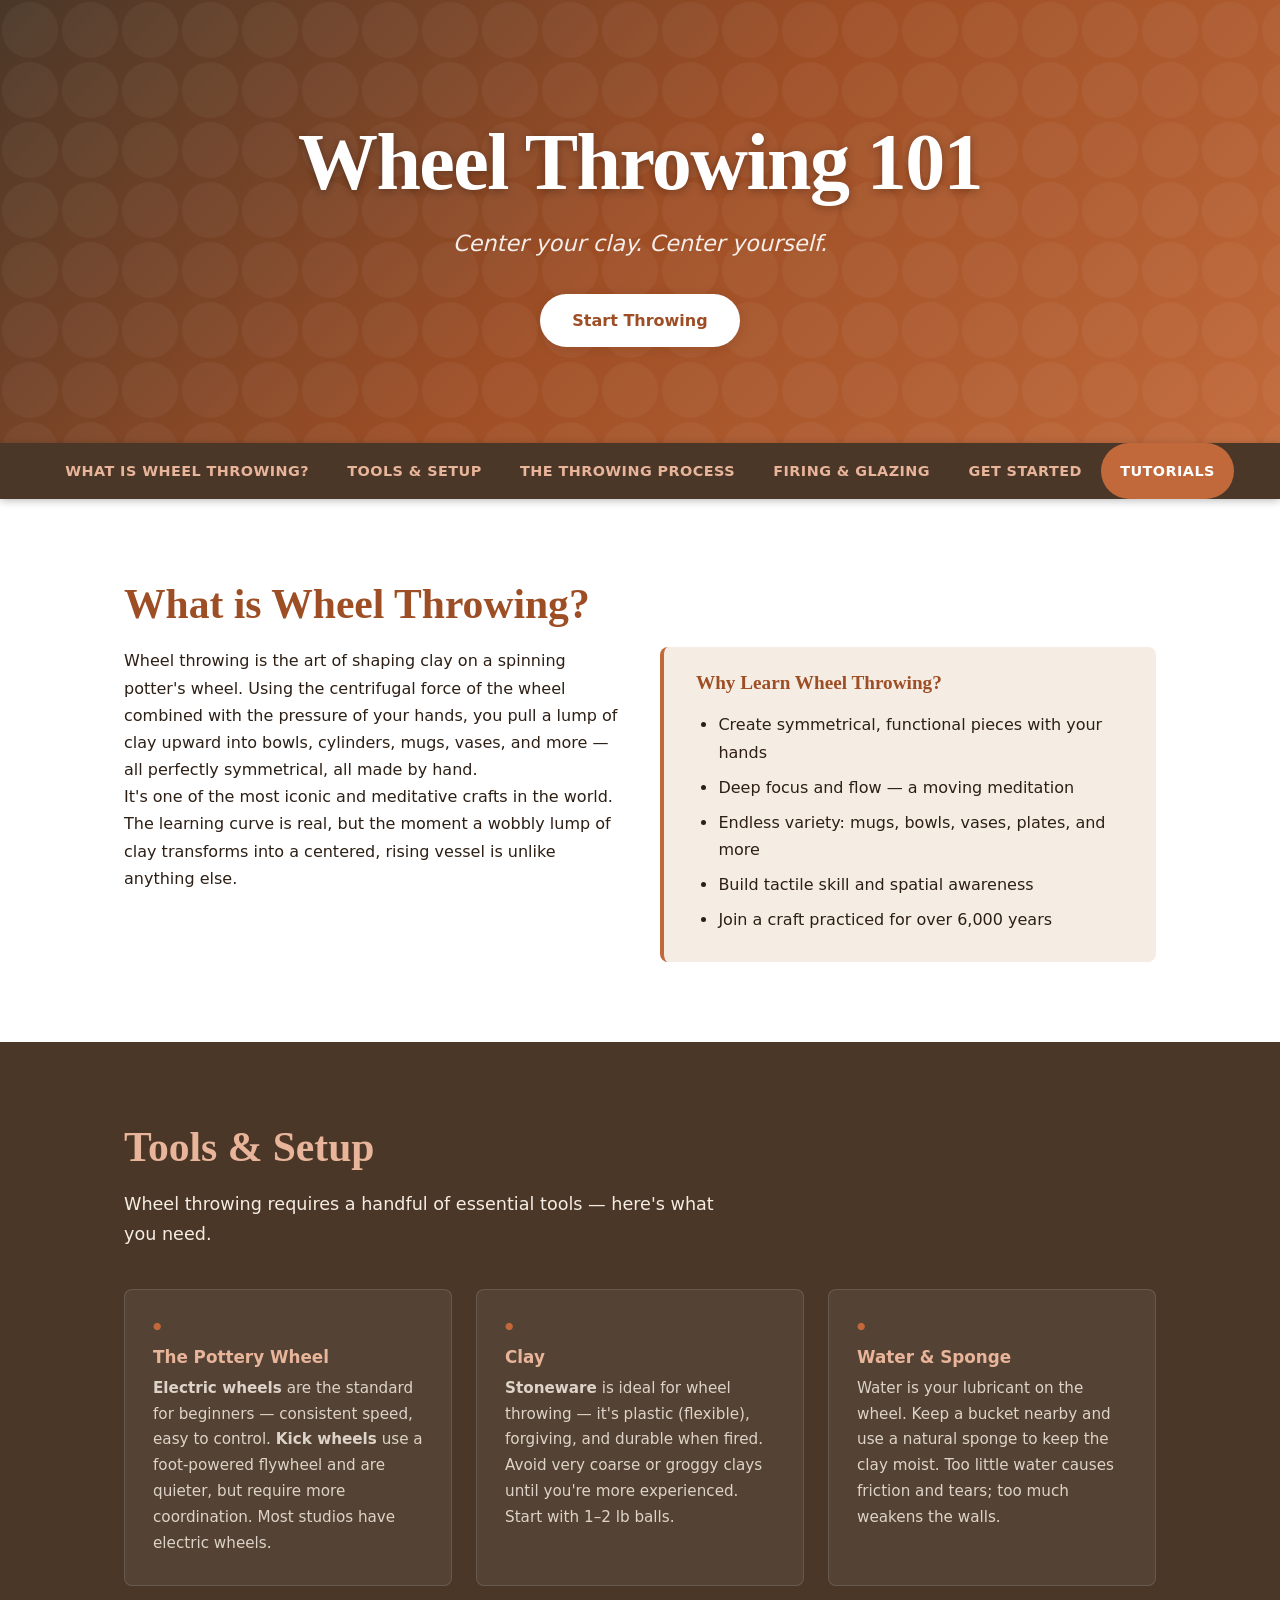
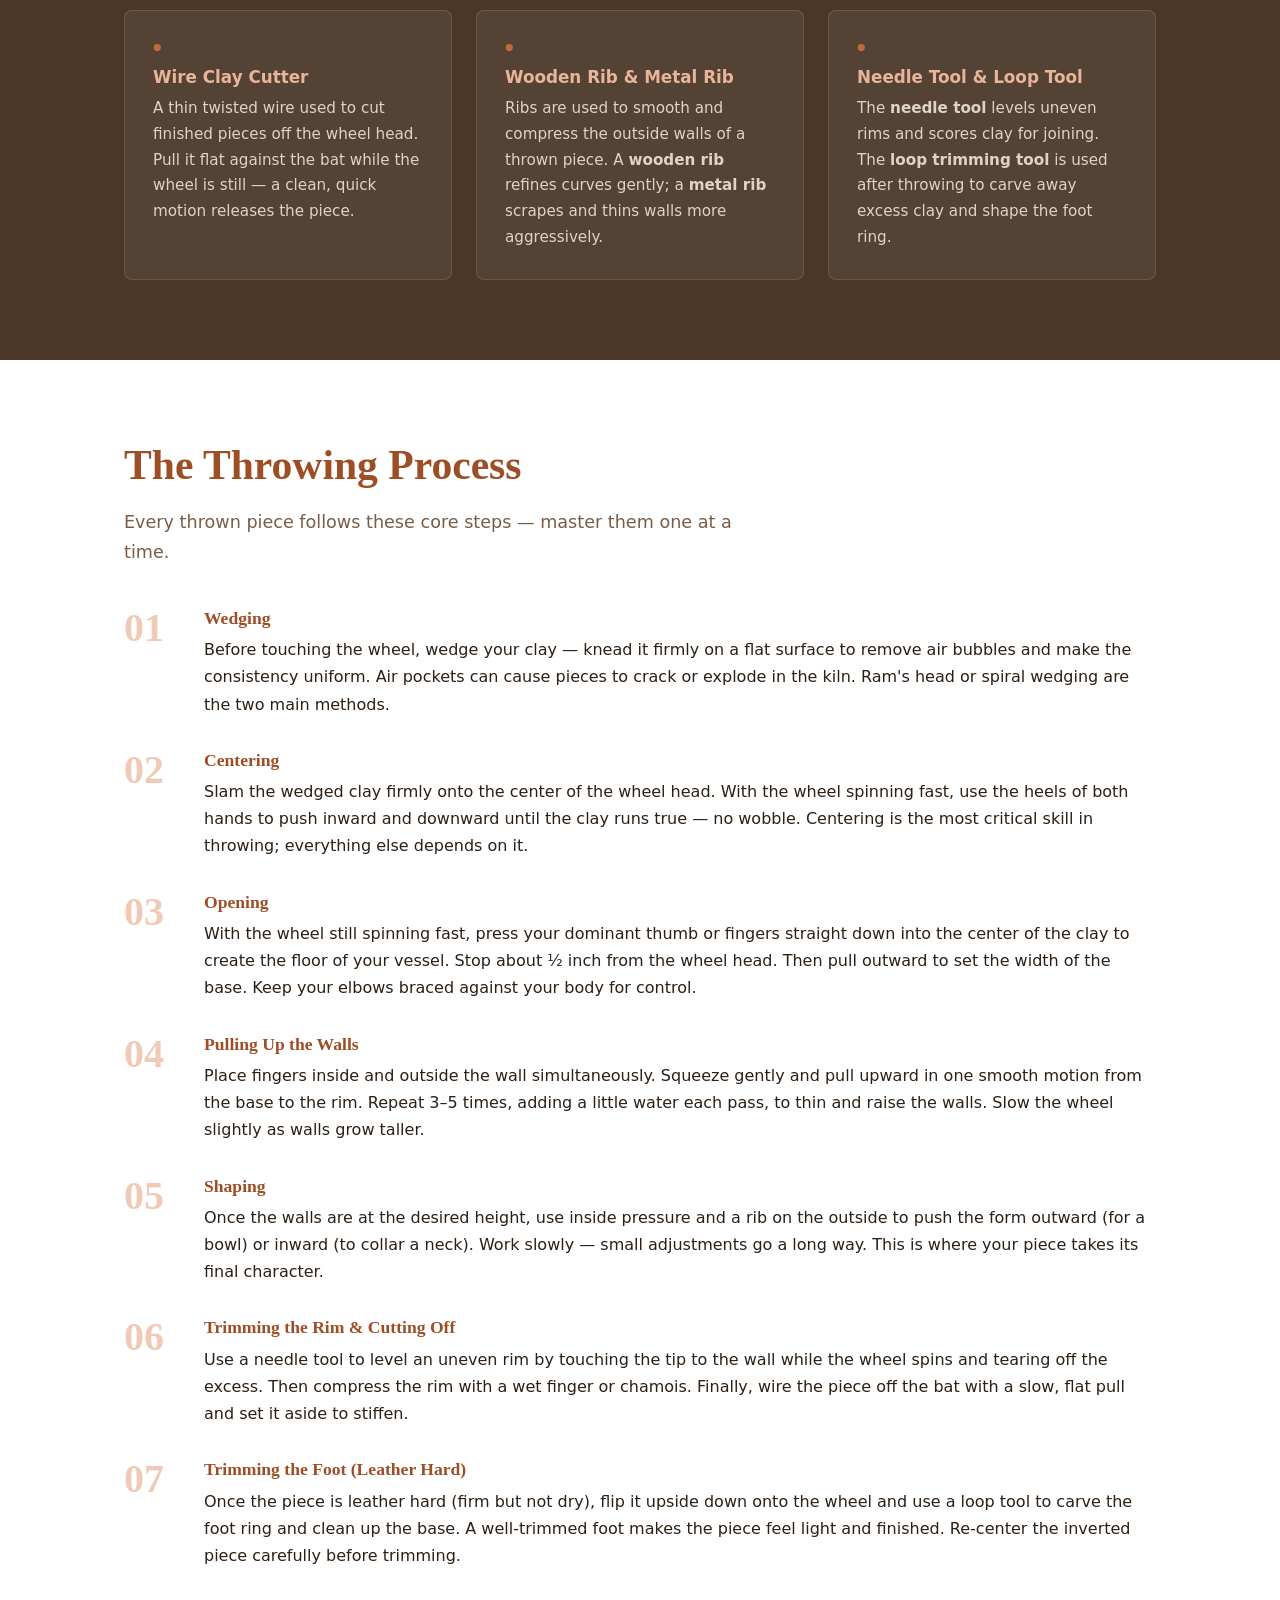
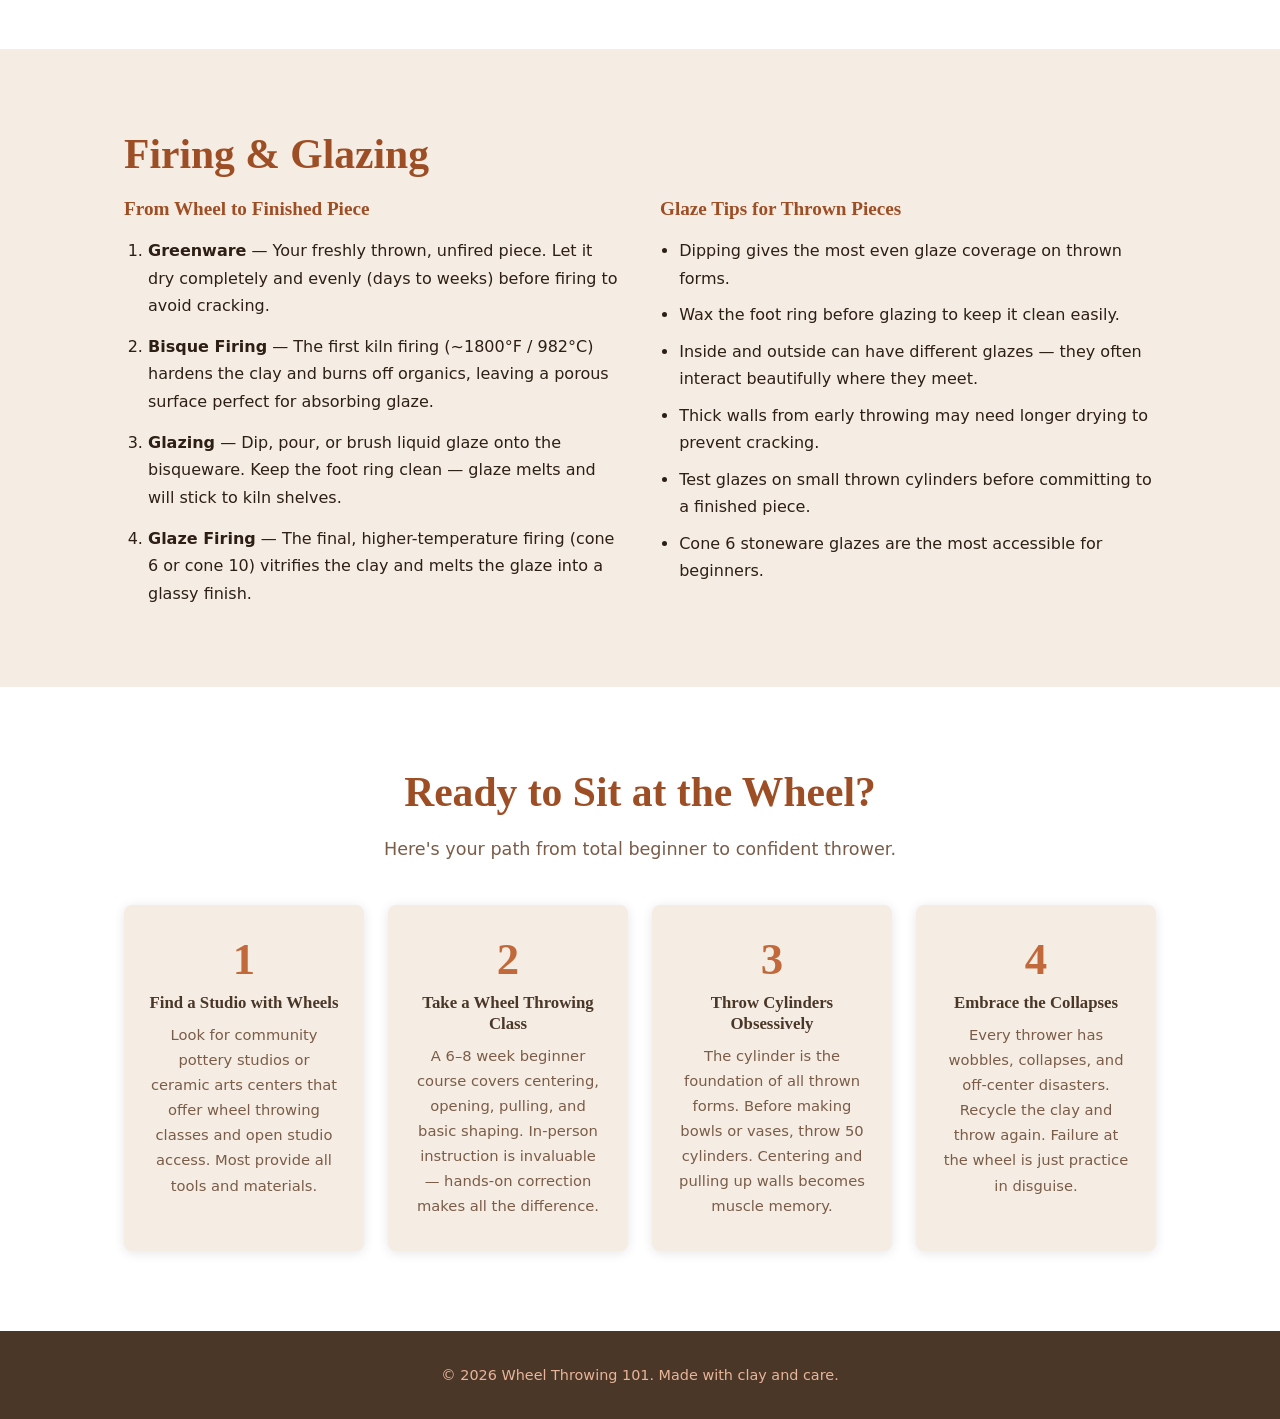
<file: index.html>
<!DOCTYPE html>
<html lang="en">
<head>
  <meta charset="UTF-8" />
  <meta name="viewport" content="width=device-width, initial-scale=1.0" />
  <title>Wheel Throwing 101 — A Beginner's Guide</title>
  <link rel="stylesheet" href="styles.css" />
</head>
<body>

  <!-- Hero -->
  <header class="hero">
    <div class="hero-content">
      <h1>Wheel Throwing 101</h1>
      <p class="tagline">Center your clay. Center yourself.</p>
      <a href="#get-started" class="btn">Start Throwing</a>
    </div>
  </header>

  <!-- Navigation -->
  <nav class="main-nav">
    <ul>
      <li><a href="#what-is-throwing">What is Wheel Throwing?</a></li>
      <li><a href="#tools">Tools &amp; Setup</a></li>
      <li><a href="#techniques">The Throwing Process</a></li>
      <li><a href="#firing">Firing &amp; Glazing</a></li>
      <li><a href="#get-started">Get Started</a></li>
      <li><a href="tutorials.html" class="nav-highlight">Tutorials</a></li>
    </ul>
  </nav>

  <main>

    <!-- What is Wheel Throwing -->
    <section id="what-is-throwing" class="section section-light">
      <div class="container">
        <h2>What is Wheel Throwing?</h2>
        <div class="two-col">
          <div>
            <p>Wheel throwing is the art of shaping clay on a spinning potter's wheel. Using the centrifugal force of the wheel combined with the pressure of your hands, you pull a lump of clay upward into bowls, cylinders, mugs, vases, and more — all perfectly symmetrical, all made by hand.</p>
            <p>It's one of the most iconic and meditative crafts in the world. The learning curve is real, but the moment a wobbly lump of clay transforms into a centered, rising vessel is unlike anything else.</p>
          </div>
          <div class="highlight-box">
            <h3>Why Learn Wheel Throwing?</h3>
            <ul>
              <li>Create symmetrical, functional pieces with your hands</li>
              <li>Deep focus and flow — a moving meditation</li>
              <li>Endless variety: mugs, bowls, vases, plates, and more</li>
              <li>Build tactile skill and spatial awareness</li>
              <li>Join a craft practiced for over 6,000 years</li>
            </ul>
          </div>
        </div>
      </div>
    </section>

    <!-- Tools & Setup -->
    <section id="tools" class="section section-dark">
      <div class="container">
        <h2>Tools &amp; Setup</h2>
        <p class="section-intro">Wheel throwing requires a handful of essential tools — here's what you need.</p>
        <div class="card-grid">
          <div class="card">
            <div class="card-icon">&#9679;</div>
            <h3>The Pottery Wheel</h3>
            <p><strong>Electric wheels</strong> are the standard for beginners — consistent speed, easy to control. <strong>Kick wheels</strong> use a foot-powered flywheel and are quieter, but require more coordination. Most studios have electric wheels.</p>
          </div>
          <div class="card">
            <div class="card-icon">&#9679;</div>
            <h3>Clay</h3>
            <p><strong>Stoneware</strong> is ideal for wheel throwing — it's plastic (flexible), forgiving, and durable when fired. Avoid very coarse or groggy clays until you're more experienced. Start with 1–2 lb balls.</p>
          </div>
          <div class="card">
            <div class="card-icon">&#9679;</div>
            <h3>Water &amp; Sponge</h3>
            <p>Water is your lubricant on the wheel. Keep a bucket nearby and use a natural sponge to keep the clay moist. Too little water causes friction and tears; too much weakens the walls.</p>
          </div>
          <div class="card">
            <div class="card-icon">&#9679;</div>
            <h3>Wire Clay Cutter</h3>
            <p>A thin twisted wire used to cut finished pieces off the wheel head. Pull it flat against the bat while the wheel is still — a clean, quick motion releases the piece.</p>
          </div>
          <div class="card">
            <div class="card-icon">&#9679;</div>
            <h3>Wooden Rib &amp; Metal Rib</h3>
            <p>Ribs are used to smooth and compress the outside walls of a thrown piece. A <strong>wooden rib</strong> refines curves gently; a <strong>metal rib</strong> scrapes and thins walls more aggressively.</p>
          </div>
          <div class="card">
            <div class="card-icon">&#9679;</div>
            <h3>Needle Tool &amp; Loop Tool</h3>
            <p>The <strong>needle tool</strong> levels uneven rims and scores clay for joining. The <strong>loop trimming tool</strong> is used after throwing to carve away excess clay and shape the foot ring.</p>
          </div>
        </div>
      </div>
    </section>

    <!-- The Throwing Process -->
    <section id="techniques" class="section section-light">
      <div class="container">
        <h2>The Throwing Process</h2>
        <p class="section-intro">Every thrown piece follows these core steps — master them one at a time.</p>
        <div class="technique-list">
          <div class="technique">
            <span class="technique-number">01</span>
            <div>
              <h3>Wedging</h3>
              <p>Before touching the wheel, wedge your clay — knead it firmly on a flat surface to remove air bubbles and make the consistency uniform. Air pockets can cause pieces to crack or explode in the kiln. Ram's head or spiral wedging are the two main methods.</p>
            </div>
          </div>
          <div class="technique">
            <span class="technique-number">02</span>
            <div>
              <h3>Centering</h3>
              <p>Slam the wedged clay firmly onto the center of the wheel head. With the wheel spinning fast, use the heels of both hands to push inward and downward until the clay runs true — no wobble. Centering is the most critical skill in throwing; everything else depends on it.</p>
            </div>
          </div>
          <div class="technique">
            <span class="technique-number">03</span>
            <div>
              <h3>Opening</h3>
              <p>With the wheel still spinning fast, press your dominant thumb or fingers straight down into the center of the clay to create the floor of your vessel. Stop about ½ inch from the wheel head. Then pull outward to set the width of the base. Keep your elbows braced against your body for control.</p>
            </div>
          </div>
          <div class="technique">
            <span class="technique-number">04</span>
            <div>
              <h3>Pulling Up the Walls</h3>
              <p>Place fingers inside and outside the wall simultaneously. Squeeze gently and pull upward in one smooth motion from the base to the rim. Repeat 3–5 times, adding a little water each pass, to thin and raise the walls. Slow the wheel slightly as walls grow taller.</p>
            </div>
          </div>
          <div class="technique">
            <span class="technique-number">05</span>
            <div>
              <h3>Shaping</h3>
              <p>Once the walls are at the desired height, use inside pressure and a rib on the outside to push the form outward (for a bowl) or inward (to collar a neck). Work slowly — small adjustments go a long way. This is where your piece takes its final character.</p>
            </div>
          </div>
          <div class="technique">
            <span class="technique-number">06</span>
            <div>
              <h3>Trimming the Rim &amp; Cutting Off</h3>
              <p>Use a needle tool to level an uneven rim by touching the tip to the wall while the wheel spins and tearing off the excess. Then compress the rim with a wet finger or chamois. Finally, wire the piece off the bat with a slow, flat pull and set it aside to stiffen.</p>
            </div>
          </div>
          <div class="technique">
            <span class="technique-number">07</span>
            <div>
              <h3>Trimming the Foot (Leather Hard)</h3>
              <p>Once the piece is leather hard (firm but not dry), flip it upside down onto the wheel and use a loop tool to carve the foot ring and clean up the base. A well-trimmed foot makes the piece feel light and finished. Re-center the inverted piece carefully before trimming.</p>
            </div>
          </div>
        </div>
      </div>
    </section>

    <!-- Firing & Glazing -->
    <section id="firing" class="section section-clay">
      <div class="container">
        <h2>Firing &amp; Glazing</h2>
        <div class="two-col">
          <div>
            <h3>From Wheel to Finished Piece</h3>
            <ol class="process-list">
              <li><strong>Greenware</strong> — Your freshly thrown, unfired piece. Let it dry completely and evenly (days to weeks) before firing to avoid cracking.</li>
              <li><strong>Bisque Firing</strong> — The first kiln firing (~1800°F / 982°C) hardens the clay and burns off organics, leaving a porous surface perfect for absorbing glaze.</li>
              <li><strong>Glazing</strong> — Dip, pour, or brush liquid glaze onto the bisqueware. Keep the foot ring clean — glaze melts and will stick to kiln shelves.</li>
              <li><strong>Glaze Firing</strong> — The final, higher-temperature firing (cone 6 or cone 10) vitrifies the clay and melts the glaze into a glassy finish.</li>
            </ol>
          </div>
          <div>
            <h3>Glaze Tips for Thrown Pieces</h3>
            <ul class="tip-list">
              <li>Dipping gives the most even glaze coverage on thrown forms.</li>
              <li>Wax the foot ring before glazing to keep it clean easily.</li>
              <li>Inside and outside can have different glazes — they often interact beautifully where they meet.</li>
              <li>Thick walls from early throwing may need longer drying to prevent cracking.</li>
              <li>Test glazes on small thrown cylinders before committing to a finished piece.</li>
              <li>Cone 6 stoneware glazes are the most accessible for beginners.</li>
            </ul>
          </div>
        </div>
      </div>
    </section>

    <!-- Get Started -->
    <section id="get-started" class="section section-light">
      <div class="container center">
        <h2>Ready to Sit at the Wheel?</h2>
        <p class="section-intro">Here's your path from total beginner to confident thrower.</p>
        <div class="steps-grid">
          <div class="step">
            <div class="step-num">1</div>
            <h3>Find a Studio with Wheels</h3>
            <p>Look for community pottery studios or ceramic arts centers that offer wheel throwing classes and open studio access. Most provide all tools and materials.</p>
          </div>
          <div class="step">
            <div class="step-num">2</div>
            <h3>Take a Wheel Throwing Class</h3>
            <p>A 6–8 week beginner course covers centering, opening, pulling, and basic shaping. In-person instruction is invaluable — hands-on correction makes all the difference.</p>
          </div>
          <div class="step">
            <div class="step-num">3</div>
            <h3>Throw Cylinders Obsessively</h3>
            <p>The cylinder is the foundation of all thrown forms. Before making bowls or vases, throw 50 cylinders. Centering and pulling up walls becomes muscle memory.</p>
          </div>
          <div class="step">
            <div class="step-num">4</div>
            <h3>Embrace the Collapses</h3>
            <p>Every thrower has wobbles, collapses, and off-center disasters. Recycle the clay and throw again. Failure at the wheel is just practice in disguise.</p>
          </div>
        </div>
      </div>
    </section>

  </main>

  <footer class="site-footer">
    <div class="container">
      <p>&copy; 2026 Wheel Throwing 101. Made with clay and care.</p>
    </div>
  </footer>

</body>
</html>
</file>
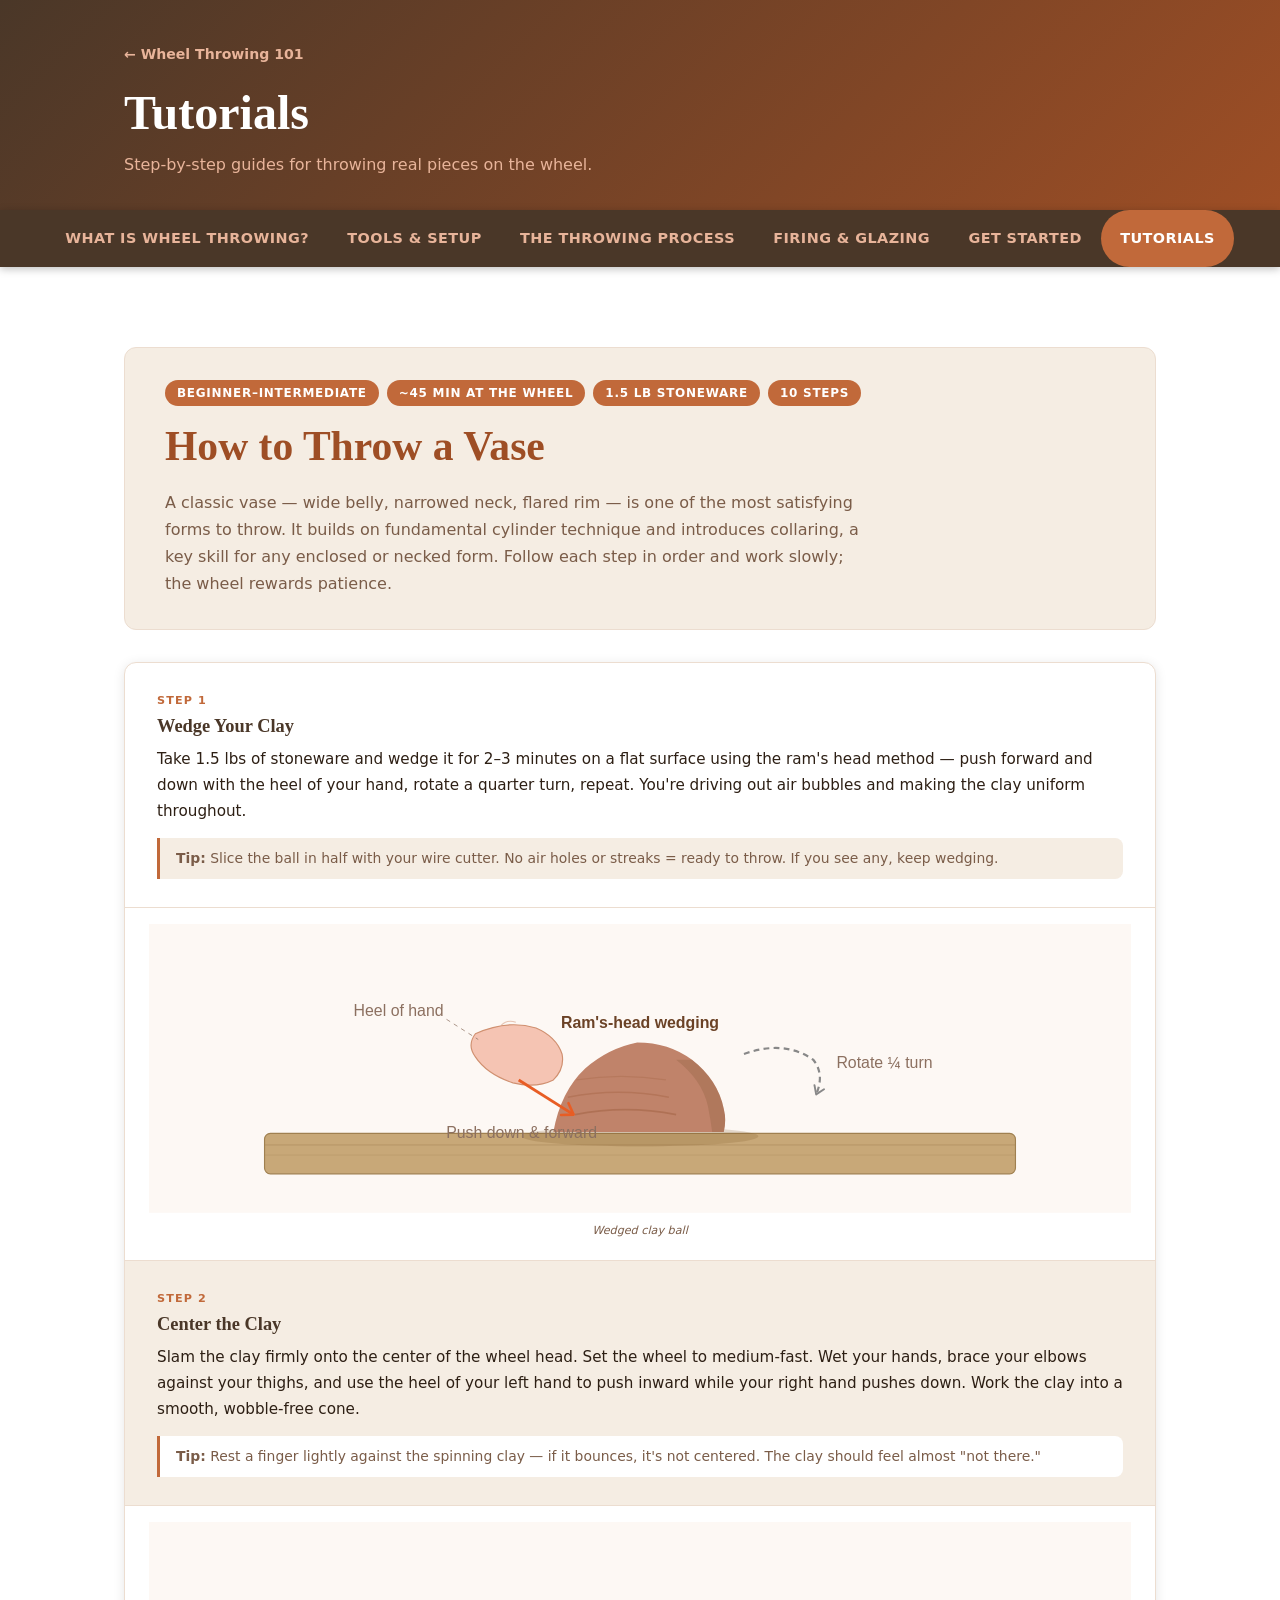
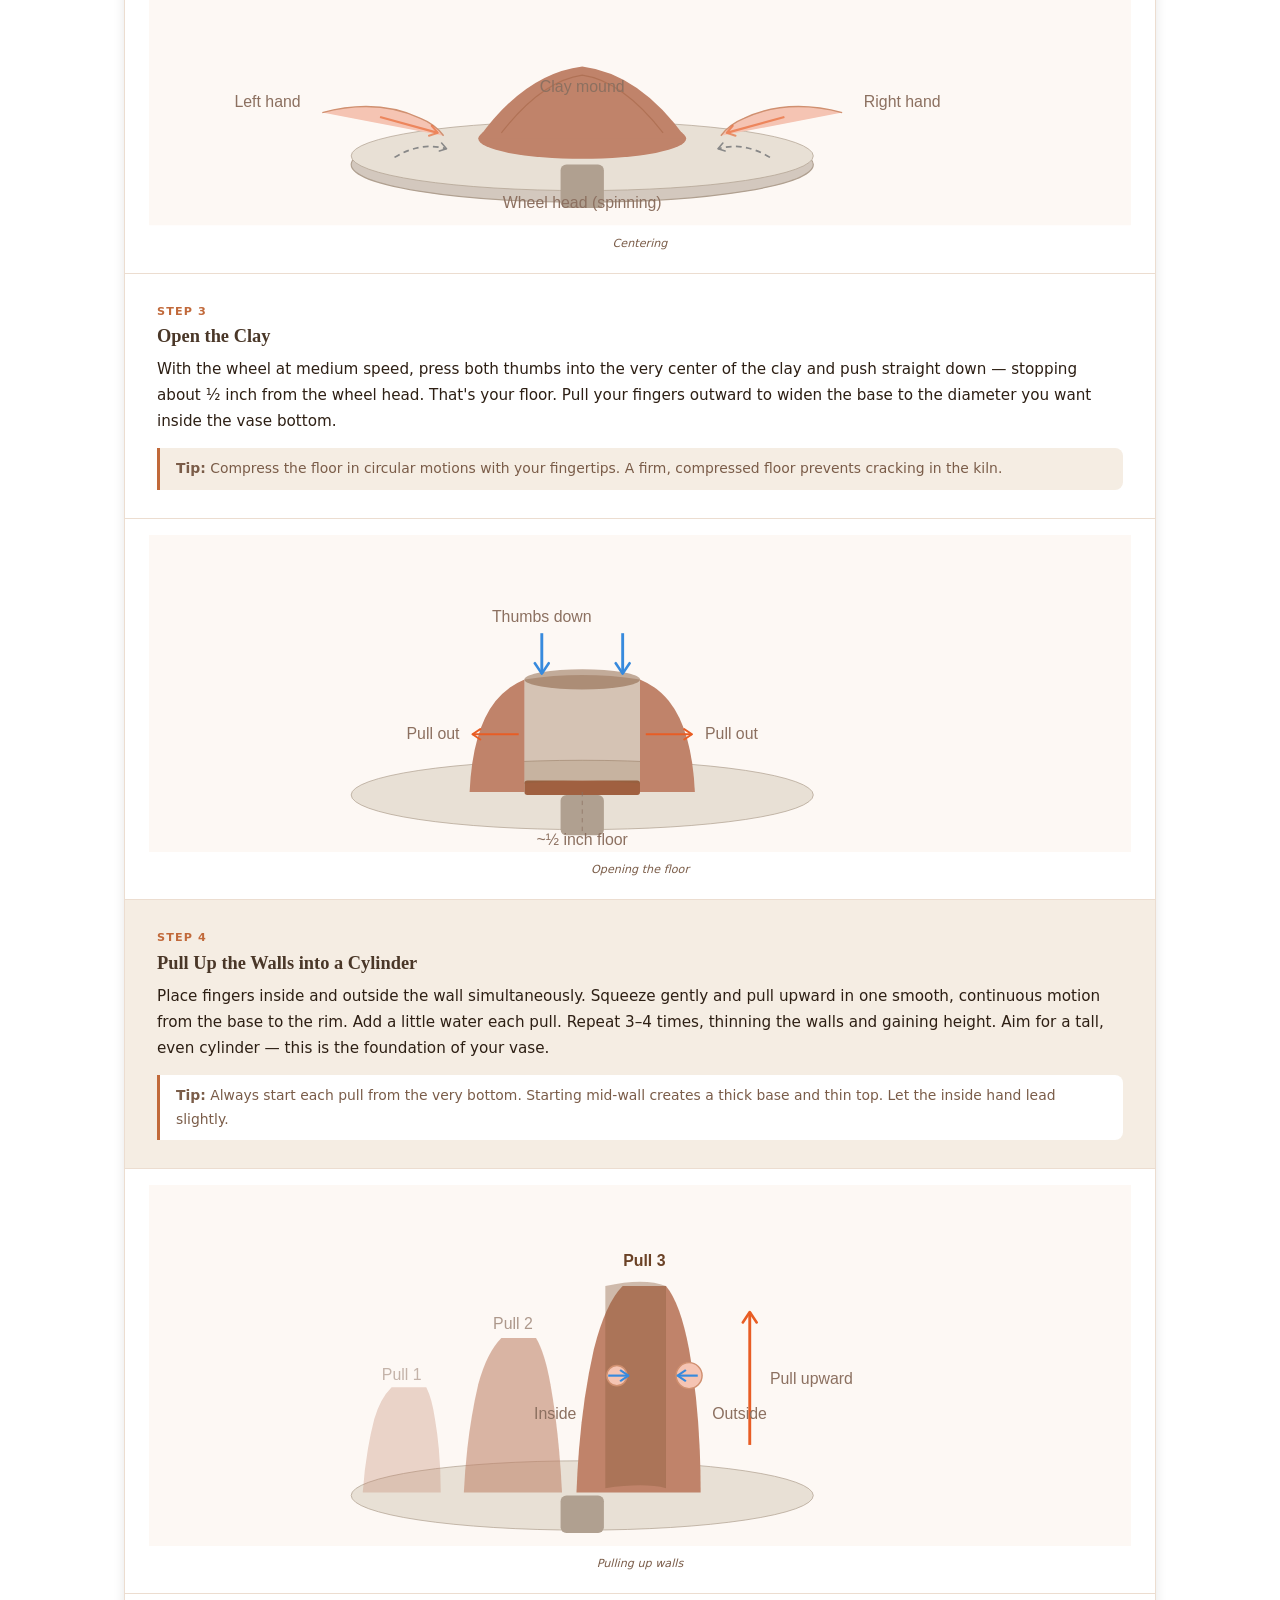
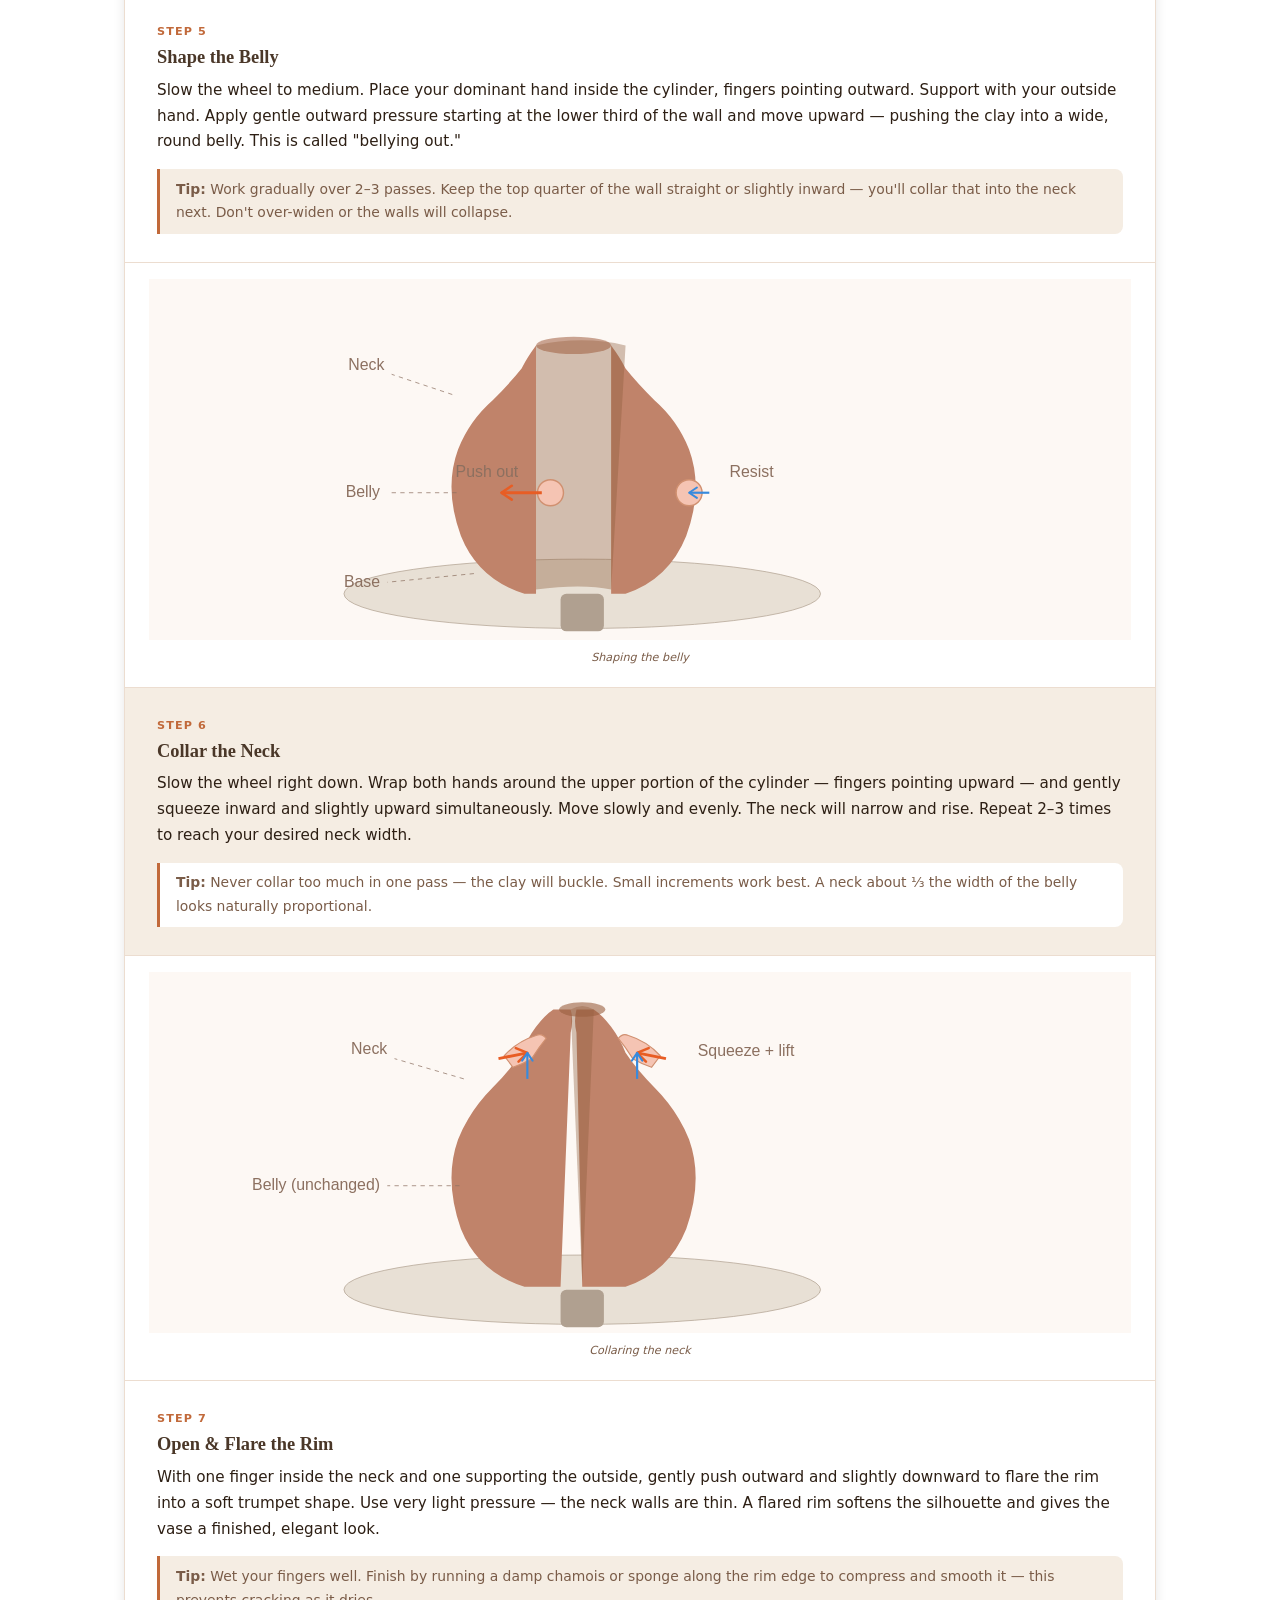
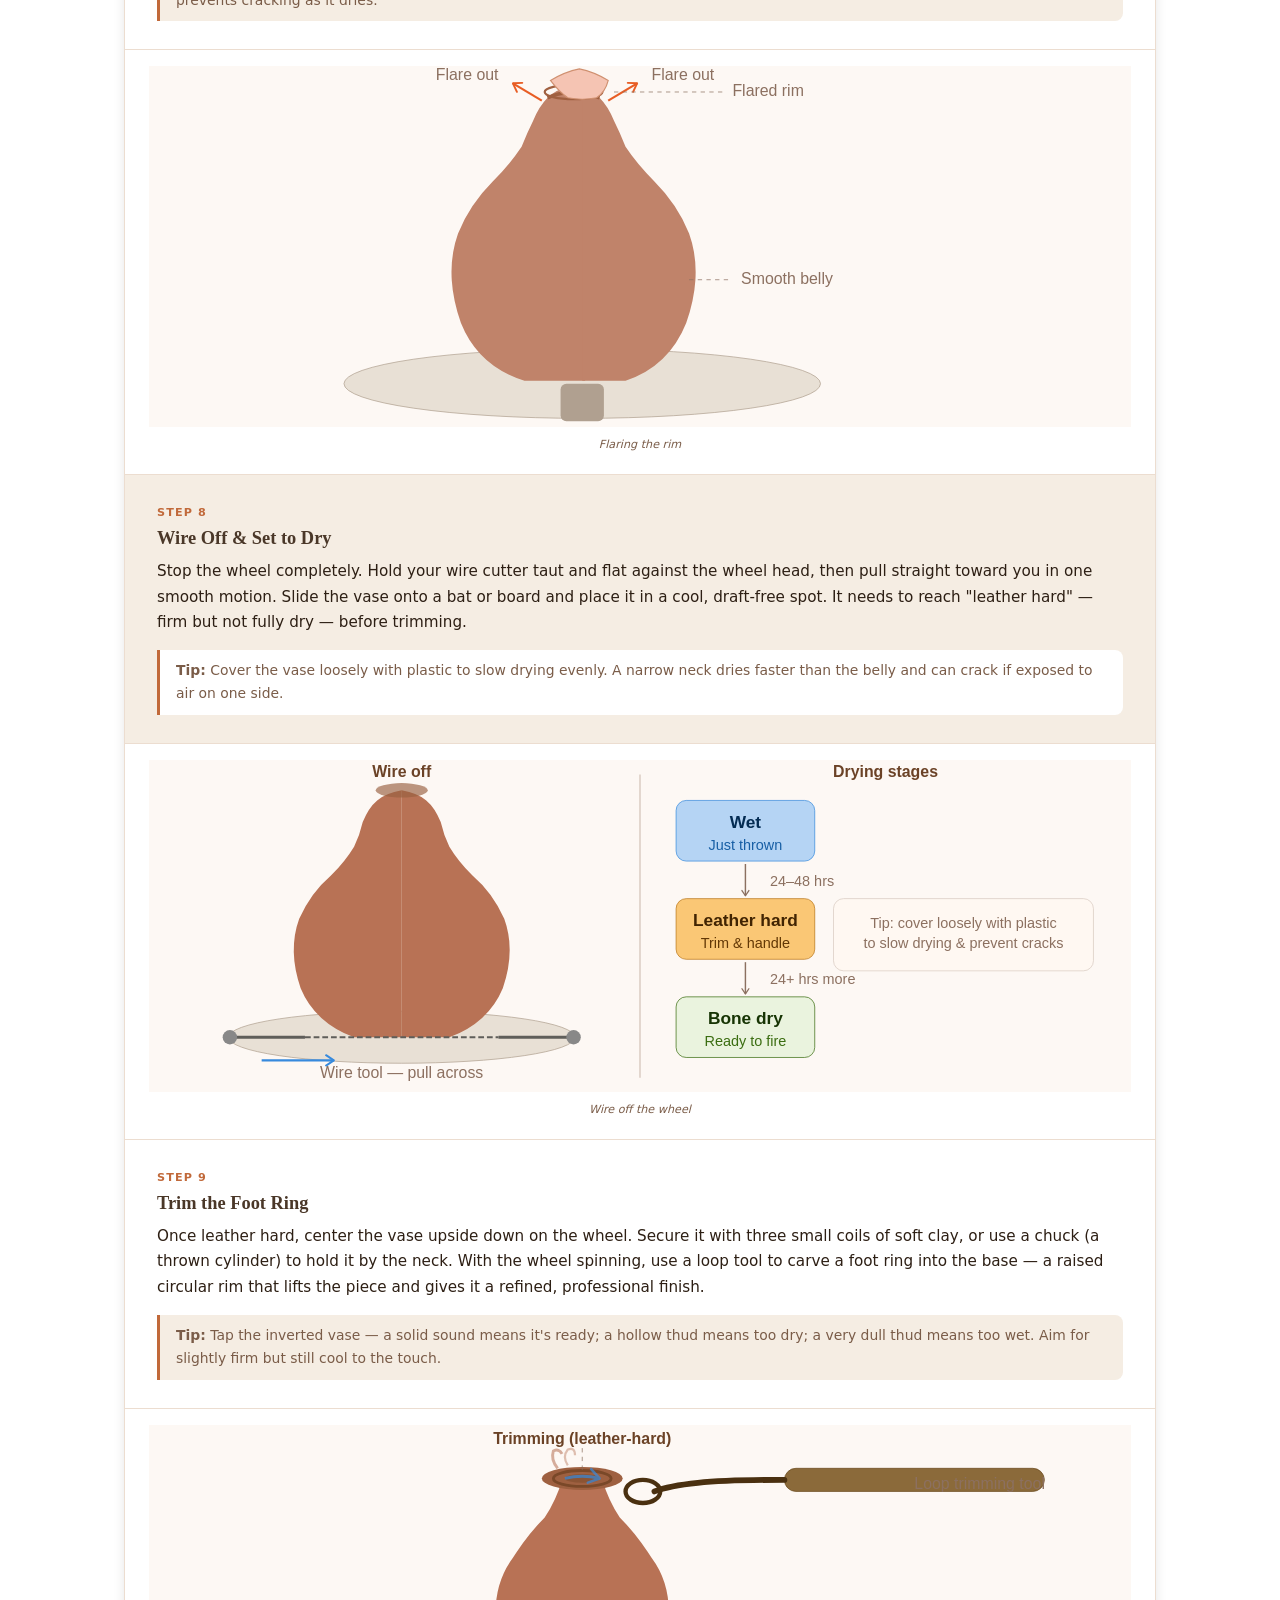
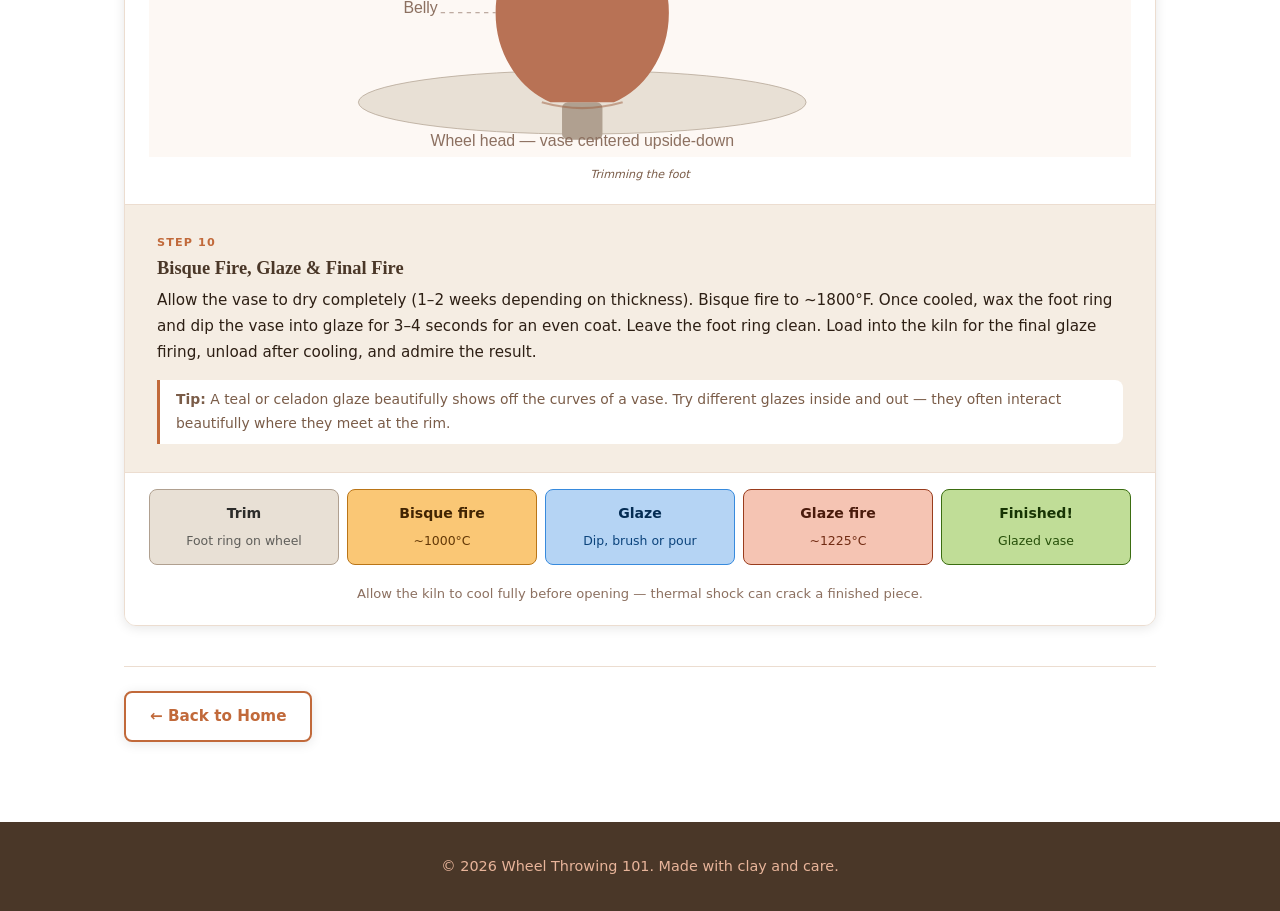
<file: tutorials.html>
<!DOCTYPE html>
<html lang="en">
<head>
  <meta charset="UTF-8" />
  <meta name="viewport" content="width=device-width, initial-scale=1.0" />
  <title>Tutorials — Wheel Throwing 101</title>
  <link rel="stylesheet" href="styles.css" />
</head>
<body>

  <!-- Header -->
  <header class="tut-page-header">
    <div class="container">
      <a href="index.html" class="tut-back-link">&#8592; Wheel Throwing 101</a>
      <h1>Tutorials</h1>
      <p class="tut-page-sub">Step-by-step guides for throwing real pieces on the wheel.</p>
    </div>
  </header>

  <!-- Nav -->
  <nav class="main-nav">
    <ul>
      <li><a href="index.html#what-is-throwing">What is Wheel Throwing?</a></li>
      <li><a href="index.html#tools">Tools &amp; Setup</a></li>
      <li><a href="index.html#techniques">The Throwing Process</a></li>
      <li><a href="index.html#firing">Firing &amp; Glazing</a></li>
      <li><a href="index.html#get-started">Get Started</a></li>
      <li><a href="tutorials.html" class="nav-highlight">Tutorials</a></li>
    </ul>
  </nav>

  <main>

    <!-- Tutorial: How to Throw a Vase -->
    <section class="section section-light">
      <div class="container">

        <!-- Tutorial Header -->
        <div class="tut-header">
          <div class="tut-meta">
            <span class="tut-tag">Beginner–Intermediate</span>
            <span class="tut-tag">~45 min at the wheel</span>
            <span class="tut-tag">1.5 lb stoneware</span>
            <span class="tut-tag">10 Steps</span>
          </div>
          <h2 class="tut-title">How to Throw a Vase</h2>
          <p class="tut-desc">A classic vase — wide belly, narrowed neck, flared rim — is one of the most satisfying forms to throw. It builds on fundamental cylinder technique and introduces collaring, a key skill for any enclosed or necked form. Follow each step in order and work slowly; the wheel rewards patience.</p>
        </div>

        <!-- Steps -->
        <div class="tut-steps">

          <!-- Step 1: Wedge -->
          <div class="tut-step">
            <div class="tut-content">
              <div class="tut-step-label">Step 1</div>
              <h3>Wedge Your Clay</h3>
              <p>Take 1.5 lbs of stoneware and wedge it for 2–3 minutes on a flat surface using the ram's head method — push forward and down with the heel of your hand, rotate a quarter turn, repeat. You're driving out air bubbles and making the clay uniform throughout.</p>
              <div class="tut-tip"><strong>Tip:</strong> Slice the ball in half with your wire cutter. No air holes or streaks = ready to throw. If you see any, keep wedging.</div>
            </div>
            <div class="tut-visual">
              <svg viewBox="0 0 680 200" xmlns="http://www.w3.org/2000/svg" aria-label="Wedging clay ball on a board">
                <defs>
                  <marker id="wArr" viewBox="0 0 10 10" refX="8" refY="5" markerWidth="6" markerHeight="6" orient="auto-start-reverse">
                    <path d="M2 1L8 5L2 9" fill="none" stroke="context-stroke" stroke-width="1.5" stroke-linecap="round" stroke-linejoin="round"/>
                  </marker>
                </defs>
                <rect width="680" height="200" fill="#FDF8F4"/>
                <rect x="80" y="145" width="520" height="28" rx="4" fill="#C8A878" stroke="#A08050" stroke-width="0.8"/>
                <line x1="80" y1="153" x2="600" y2="153" stroke="#A08050" stroke-width="0.6" opacity="0.5"/>
                <line x1="80" y1="160" x2="600" y2="160" stroke="#A08050" stroke-width="0.5" opacity="0.35"/>
                <ellipse cx="340" cy="147" rx="82" ry="7" fill="#7A5020" opacity="0.2"/>
                <path d="M280 144 Q285 116 302 100 Q318 86 338 82 Q360 82 376 94 Q394 108 398 128 Q400 136 398 144 Z" fill="#C0836A"/>
                <path d="M376 94 Q394 108 398 128 Q400 136 398 144 L390 144 Q389 136 387 126 Q383 108 365 94 Z" fill="#8B5E3C" opacity="0.3"/>
                <path d="M295 132 Q330 125 365 132" stroke="#A06040" stroke-width="1.2" fill="none" opacity="0.5"/>
                <path d="M290 120 Q325 113 360 120" stroke="#A06040" stroke-width="1" fill="none" opacity="0.4"/>
                <path d="M296 108 Q327 103 358 108" stroke="#A06040" stroke-width="0.9" fill="none" opacity="0.3"/>
                <path d="M226 76 Q248 66 268 72 Q282 78 286 90 Q288 100 280 108 Q268 114 252 110 Q234 104 226 92 Q220 84 226 76Z" fill="#F5C4B3" stroke="#D09070" stroke-width="0.8"/>
                <path d="M244 70 Q248 66 254 68" stroke="#D09070" stroke-width="0.7" fill="none" opacity="0.5"/>
                <line x1="256" y1="108" x2="294" y2="132" stroke="#E85D24" stroke-width="2" marker-end="url(#wArr)"/>
                <path d="M412 90 Q440 80 460 94 Q468 104 462 118" stroke="#888" stroke-width="1.5" fill="none" stroke-dasharray="4 3" marker-end="url(#wArr)"/>
                <text font-family="'Source Sans 3',sans-serif" font-size="11" fill="#6B4226" x="340" y="72" text-anchor="middle" font-weight="600">Ram's-head wedging</text>
                <text font-family="'Source Sans 3',sans-serif" font-size="11" fill="#8C7060" x="204" y="64" text-anchor="end">Heel of hand</text>
                <line x1="206" y1="66" x2="228" y2="80" stroke="#8C7060" stroke-width="0.5" stroke-dasharray="3 3"/>
                <text font-family="'Source Sans 3',sans-serif" font-size="11" fill="#8C7060" x="258" y="148" text-anchor="middle">Push down &amp; forward</text>
                <text font-family="'Source Sans 3',sans-serif" font-size="11" fill="#8C7060" x="476" y="100" text-anchor="start">Rotate ¼ turn</text>
              </svg>
              <p class="tut-caption">Wedged clay ball</p>
            </div>
          </div>

          <!-- Step 2: Center -->
          <div class="tut-step">
            <div class="tut-content">
              <div class="tut-step-label">Step 2</div>
              <h3>Center the Clay</h3>
              <p>Slam the clay firmly onto the center of the wheel head. Set the wheel to medium-fast. Wet your hands, brace your elbows against your thighs, and use the heel of your left hand to push inward while your right hand pushes down. Work the clay into a smooth, wobble-free cone.</p>
              <div class="tut-tip"><strong>Tip:</strong> Rest a finger lightly against the spinning clay — if it bounces, it's not centered. The clay should feel almost "not there."</div>
            </div>
            <div class="tut-visual">
              <svg viewBox="0 0 680 210" xmlns="http://www.w3.org/2000/svg" aria-label="Centering clay on the wheel">
                <defs><marker id="arr1" viewBox="0 0 10 10" refX="8" refY="5" markerWidth="6" markerHeight="6" orient="auto-start-reverse"><path d="M2 1L8 5L2 9" fill="none" stroke="context-stroke" stroke-width="1.5" stroke-linecap="round" stroke-linejoin="round"/></marker></defs>
                <rect width="680" height="210" fill="#FDF8F4"/>
                <ellipse cx="300" cy="168" rx="160" ry="26" fill="#D3C8BE" stroke="#B0A090" stroke-width="0.8"/>
                <ellipse cx="300" cy="162" rx="160" ry="24" fill="#E8E0D5" stroke="#B0A090" stroke-width="0.5"/>
                <rect x="285" y="168" width="30" height="30" rx="4" fill="#B0A090"/>
                <ellipse cx="300" cy="150" rx="72" ry="14" fill="#C0836A"/>
                <path d="M228 150 Q260 105 300 100 Q340 105 372 150 Z" fill="#C0836A"/>
                <path d="M244 146 Q272 110 300 106 Q328 110 356 146" fill="none" stroke="#A06040" stroke-width="0.8" opacity="0.5"/>
                <path d="M120 132 Q158 122 188 136 Q198 140 204 148" fill="#F5C4B3" stroke="#D09070" stroke-width="1"/>
                <line x1="160" y1="135" x2="200" y2="146" stroke="#E85D24" stroke-width="1.5" opacity="0.6" marker-end="url(#arr1)"/>
                <path d="M480 132 Q442 122 412 136 Q402 140 396 148" fill="#F5C4B3" stroke="#D09070" stroke-width="1"/>
                <line x1="440" y1="135" x2="400" y2="146" stroke="#E85D24" stroke-width="1.5" opacity="0.6" marker-end="url(#arr1)"/>
                <path d="M170 163 Q188 152 206 157" fill="none" stroke="#888" stroke-width="1.2" stroke-dasharray="4 3" marker-end="url(#arr1)"/>
                <path d="M430 163 Q412 152 394 157" fill="none" stroke="#888" stroke-width="1.2" stroke-dasharray="4 3" marker-end="url(#arr1)"/>
                <text font-family="'Source Sans 3',sans-serif" font-size="11" fill="#8C7060" x="105" y="128" text-anchor="end">Left hand</text>
                <text font-family="'Source Sans 3',sans-serif" font-size="11" fill="#8C7060" x="495" y="128" text-anchor="start">Right hand</text>
                <text font-family="'Source Sans 3',sans-serif" font-size="11" fill="#8C7060" x="300" y="118" text-anchor="middle">Clay mound</text>
                <text font-family="'Source Sans 3',sans-serif" font-size="11" fill="#8C7060" x="300" y="198" text-anchor="middle">Wheel head (spinning)</text>
              </svg>
              <p class="tut-caption">Centering</p>
            </div>
          </div>

          <!-- Step 3: Open -->
          <div class="tut-step">
            <div class="tut-content">
              <div class="tut-step-label">Step 3</div>
              <h3>Open the Clay</h3>
              <p>With the wheel at medium speed, press both thumbs into the very center of the clay and push straight down — stopping about ½ inch from the wheel head. That's your floor. Pull your fingers outward to widen the base to the diameter you want inside the vase bottom.</p>
              <div class="tut-tip"><strong>Tip:</strong> Compress the floor in circular motions with your fingertips. A firm, compressed floor prevents cracking in the kiln.</div>
            </div>
            <div class="tut-visual">
              <svg viewBox="0 0 680 220" xmlns="http://www.w3.org/2000/svg" aria-label="Opening the clay">
                <defs><marker id="arr2" viewBox="0 0 10 10" refX="8" refY="5" markerWidth="6" markerHeight="6" orient="auto-start-reverse"><path d="M2 1L8 5L2 9" fill="none" stroke="context-stroke" stroke-width="1.5" stroke-linecap="round" stroke-linejoin="round"/></marker></defs>
                <rect width="680" height="220" fill="#FDF8F4"/>
                <ellipse cx="300" cy="180" rx="160" ry="24" fill="#E8E0D5" stroke="#B0A090" stroke-width="0.5"/>
                <rect x="285" y="180" width="30" height="28" rx="4" fill="#B0A090"/>
                <path d="M222 178 Q224 135 240 115 Q248 105 260 100 L260 178 Z" fill="#C0836A"/>
                <path d="M378 178 Q376 135 360 115 Q352 105 340 100 L340 178 Z" fill="#C0836A"/>
                <rect x="260" y="170" width="80" height="10" rx="2" fill="#A06040"/>
                <path d="M260 100 Q300 94 340 100 L340 172 Q300 168 260 172 Z" fill="#8B5E3C" opacity="0.35"/>
                <ellipse cx="300" cy="100" rx="40" ry="7" fill="#7A4D2A" opacity="0.45"/>
                <line x1="272" y1="68" x2="272" y2="96" stroke="#378ADD" stroke-width="2" marker-end="url(#arr2)"/>
                <line x1="328" y1="68" x2="328" y2="96" stroke="#378ADD" stroke-width="2" marker-end="url(#arr2)"/>
                <line x1="256" y1="138" x2="224" y2="138" stroke="#E85D24" stroke-width="1.5" marker-end="url(#arr2)"/>
                <line x1="344" y1="138" x2="376" y2="138" stroke="#E85D24" stroke-width="1.5" marker-end="url(#arr2)"/>
                <line x1="300" y1="178" x2="300" y2="206" stroke="#8C7060" stroke-width="0.5" stroke-dasharray="3 3"/>
                <text font-family="'Source Sans 3',sans-serif" font-size="11" fill="#8C7060" x="272" y="60" text-anchor="middle">Thumbs down</text>
                <text font-family="'Source Sans 3',sans-serif" font-size="11" fill="#8C7060" x="300" y="215" text-anchor="middle">~½ inch floor</text>
                <text font-family="'Source Sans 3',sans-serif" font-size="11" fill="#8C7060" x="215" y="141" text-anchor="end">Pull out</text>
                <text font-family="'Source Sans 3',sans-serif" font-size="11" fill="#8C7060" x="385" y="141" text-anchor="start">Pull out</text>
              </svg>
              <p class="tut-caption">Opening the floor</p>
            </div>
          </div>

          <!-- Step 4: Pull Walls -->
          <div class="tut-step">
            <div class="tut-content">
              <div class="tut-step-label">Step 4</div>
              <h3>Pull Up the Walls into a Cylinder</h3>
              <p>Place fingers inside and outside the wall simultaneously. Squeeze gently and pull upward in one smooth, continuous motion from the base to the rim. Add a little water each pull. Repeat 3–4 times, thinning the walls and gaining height. Aim for a tall, even cylinder — this is the foundation of your vase.</p>
              <div class="tut-tip"><strong>Tip:</strong> Always start each pull from the very bottom. Starting mid-wall creates a thick base and thin top. Let the inside hand lead slightly.</div>
            </div>
            <div class="tut-visual">
              <svg viewBox="0 0 680 250" xmlns="http://www.w3.org/2000/svg" aria-label="Pulling up the walls">
                <defs><marker id="arr3" viewBox="0 0 10 10" refX="8" refY="5" markerWidth="6" markerHeight="6" orient="auto-start-reverse"><path d="M2 1L8 5L2 9" fill="none" stroke="context-stroke" stroke-width="1.5" stroke-linecap="round" stroke-linejoin="round"/></marker></defs>
                <rect width="680" height="250" fill="#FDF8F4"/>
                <ellipse cx="300" cy="215" rx="160" ry="24" fill="#E8E0D5" stroke="#B0A090" stroke-width="0.5"/>
                <rect x="285" y="215" width="30" height="26" rx="4" fill="#B0A090"/>
                <path d="M148 213 Q150 185 156 162 Q160 148 168 140 L192 140 Q196 148 198 162 Q202 185 202 213 Z" fill="#C0836A" opacity="0.32"/>
                <path d="M218 213 Q220 172 228 138 Q234 116 244 106 L268 106 Q274 116 278 138 Q284 172 286 213 Z" fill="#C0836A" opacity="0.58"/>
                <path d="M296 213 Q298 158 308 114 Q316 82 328 70 L358 70 Q368 82 374 114 Q382 158 382 213 Z" fill="#C0836A"/>
                <path d="M316 70 Q343 64 358 70 L358 210 Q343 206 316 210 Z" fill="#8B5E3C" opacity="0.4"/>
                <circle cx="324" cy="132" r="7" fill="#F5C4B3" stroke="#D09070" stroke-width="1"/>
                <circle cx="374" cy="132" r="9" fill="#F5C4B3" stroke="#D09070" stroke-width="1"/>
                <line x1="318" y1="132" x2="332" y2="132" stroke="#378ADD" stroke-width="1.5" marker-end="url(#arr3)"/>
                <line x1="380" y1="132" x2="366" y2="132" stroke="#378ADD" stroke-width="1.5" marker-end="url(#arr3)"/>
                <line x1="416" y1="180" x2="416" y2="88" stroke="#E85D24" stroke-width="2" marker-end="url(#arr3)"/>
                <text font-family="'Source Sans 3',sans-serif" font-size="11" fill="#8C7060" x="175" y="135" text-anchor="middle" opacity="0.5">Pull 1</text>
                <text font-family="'Source Sans 3',sans-serif" font-size="11" fill="#8C7060" x="252" y="100" text-anchor="middle" opacity="0.7">Pull 2</text>
                <text font-family="'Source Sans 3',sans-serif" font-size="11" fill="#6B4226" x="343" y="56" text-anchor="middle" font-weight="600">Pull 3</text>
                <text font-family="'Source Sans 3',sans-serif" font-size="11" fill="#8C7060" x="430" y="138" text-anchor="start">Pull upward</text>
                <text font-family="'Source Sans 3',sans-serif" font-size="11" fill="#8C7060" x="296" y="162" text-anchor="end">Inside</text>
                <text font-family="'Source Sans 3',sans-serif" font-size="11" fill="#8C7060" x="390" y="162" text-anchor="start">Outside</text>
              </svg>
              <p class="tut-caption">Pulling up walls</p>
            </div>
          </div>

          <!-- Step 5: Shape Belly -->
          <div class="tut-step">
            <div class="tut-content">
              <div class="tut-step-label">Step 5</div>
              <h3>Shape the Belly</h3>
              <p>Slow the wheel to medium. Place your dominant hand inside the cylinder, fingers pointing outward. Support with your outside hand. Apply gentle outward pressure starting at the lower third of the wall and move upward — pushing the clay into a wide, round belly. This is called "bellying out."</p>
              <div class="tut-tip"><strong>Tip:</strong> Work gradually over 2–3 passes. Keep the top quarter of the wall straight or slightly inward — you'll collar that into the neck next. Don't over-widen or the walls will collapse.</div>
            </div>
            <div class="tut-visual">
              <svg viewBox="0 0 680 250" xmlns="http://www.w3.org/2000/svg" aria-label="Shaping the belly">
                <defs><marker id="arr4" viewBox="0 0 10 10" refX="8" refY="5" markerWidth="6" markerHeight="6" orient="auto-start-reverse"><path d="M2 1L8 5L2 9" fill="none" stroke="context-stroke" stroke-width="1.5" stroke-linecap="round" stroke-linejoin="round"/></marker></defs>
                <rect width="680" height="250" fill="#FDF8F4"/>
                <ellipse cx="300" cy="218" rx="165" ry="24" fill="#E8E0D5" stroke="#B0A090" stroke-width="0.5"/>
                <rect x="285" y="218" width="30" height="26" rx="4" fill="#B0A090"/>
                <path d="M260 218 Q228 208 216 178 Q204 145 214 118 Q222 98 238 84 Q250 72 258 62 Q262 54 268 46 L268 218 Z" fill="#C0836A"/>
                <path d="M330 218 Q360 208 372 178 Q384 145 374 118 Q366 98 350 84 Q338 72 330 62 Q326 54 320 46 L320 218 Z" fill="#C0836A"/>
                <path d="M268 46 Q300 39 330 46 L320 215 Q300 211 268 215 Z" fill="#8B5E3C" opacity="0.38"/>
                <ellipse cx="294" cy="46" rx="26" ry="6" fill="#A06040" opacity="0.55"/>
                <circle cx="278" cy="148" r="9" fill="#F5C4B3" stroke="#D09070" stroke-width="1"/>
                <circle cx="374" cy="148" r="9" fill="#F5C4B3" stroke="#D09070" stroke-width="1"/>
                <line x1="272" y1="148" x2="244" y2="148" stroke="#E85D24" stroke-width="2" marker-end="url(#arr4)"/>
                <line x1="388" y1="148" x2="374" y2="148" stroke="#378ADD" stroke-width="1.5" marker-end="url(#arr4)"/>
                <line x1="210" y1="80" x2="168" y2="66" stroke="#8C7060" stroke-width="0.5" stroke-dasharray="3 3"/>
                <text font-family="'Source Sans 3',sans-serif" font-size="11" fill="#8C7060" x="163" y="63" text-anchor="end">Neck</text>
                <line x1="213" y1="148" x2="165" y2="148" stroke="#8C7060" stroke-width="0.5" stroke-dasharray="3 3"/>
                <text font-family="'Source Sans 3',sans-serif" font-size="11" fill="#8C7060" x="160" y="151" text-anchor="end">Belly</text>
                <line x1="225" y1="204" x2="165" y2="210" stroke="#8C7060" stroke-width="0.5" stroke-dasharray="3 3"/>
                <text font-family="'Source Sans 3',sans-serif" font-size="11" fill="#8C7060" x="160" y="213" text-anchor="end">Base</text>
                <text font-family="'Source Sans 3',sans-serif" font-size="11" fill="#8C7060" x="234" y="137" text-anchor="middle">Push out</text>
                <text font-family="'Source Sans 3',sans-serif" font-size="11" fill="#8C7060" x="402" y="137" text-anchor="start">Resist</text>
              </svg>
              <p class="tut-caption">Shaping the belly</p>
            </div>
          </div>

          <!-- Step 6: Collar Neck -->
          <div class="tut-step">
            <div class="tut-content">
              <div class="tut-step-label">Step 6</div>
              <h3>Collar the Neck</h3>
              <p>Slow the wheel right down. Wrap both hands around the upper portion of the cylinder — fingers pointing upward — and gently squeeze inward and slightly upward simultaneously. Move slowly and evenly. The neck will narrow and rise. Repeat 2–3 times to reach your desired neck width.</p>
              <div class="tut-tip"><strong>Tip:</strong> Never collar too much in one pass — the clay will buckle. Small increments work best. A neck about ⅓ the width of the belly looks naturally proportional.</div>
            </div>
            <div class="tut-visual">
              <svg viewBox="0 0 680 250" xmlns="http://www.w3.org/2000/svg" aria-label="Collaring the neck">
                <defs><marker id="arr5" viewBox="0 0 10 10" refX="8" refY="5" markerWidth="6" markerHeight="6" orient="auto-start-reverse"><path d="M2 1L8 5L2 9" fill="none" stroke="context-stroke" stroke-width="1.5" stroke-linecap="round" stroke-linejoin="round"/></marker></defs>
                <rect width="680" height="250" fill="#FDF8F4"/>
                <ellipse cx="300" cy="220" rx="165" ry="24" fill="#E8E0D5" stroke="#B0A090" stroke-width="0.5"/>
                <rect x="285" y="220" width="30" height="26" rx="4" fill="#B0A090"/>
                <path d="M260 218 Q228 208 216 178 Q204 144 214 116 Q222 96 238 80 Q250 68 258 56 Q262 46 268 38 Q274 30 280 26 L292 26 Q294 34 292 42 L285 218 Z" fill="#C0836A"/>
                <path d="M330 218 Q360 208 372 178 Q384 144 374 116 Q366 96 350 80 Q338 68 330 56 Q326 46 320 38 Q314 30 308 26 L296 26 Q294 34 296 42 L300 218 Z" fill="#C0836A"/>
                <path d="M292 26 Q300 21 308 26 L300 215 Z" fill="#8B5E3C" opacity="0.38"/>
                <ellipse cx="300" cy="26" rx="16" ry="5" fill="#996040" opacity="0.6"/>
                <path d="M246 58 Q255 48 268 44 Q272 42 275 46 Q270 52 265 60 Q258 64 252 66 Z" fill="#F5C4B3" stroke="#D09070" stroke-width="0.8"/>
                <path d="M354 58 Q345 48 332 44 Q328 42 325 46 Q330 52 335 60 Q342 64 348 66 Z" fill="#F5C4B3" stroke="#D09070" stroke-width="0.8"/>
                <line x1="242" y1="60" x2="262" y2="56" stroke="#E85D24" stroke-width="2" marker-end="url(#arr5)"/>
                <line x1="358" y1="60" x2="338" y2="56" stroke="#E85D24" stroke-width="2" marker-end="url(#arr5)"/>
                <line x1="262" y1="74" x2="262" y2="56" stroke="#378ADD" stroke-width="1.5" marker-end="url(#arr5)"/>
                <line x1="338" y1="74" x2="338" y2="56" stroke="#378ADD" stroke-width="1.5" marker-end="url(#arr5)"/>
                <line x1="218" y1="74" x2="170" y2="60" stroke="#8C7060" stroke-width="0.5" stroke-dasharray="3 3"/>
                <text font-family="'Source Sans 3',sans-serif" font-size="11" fill="#8C7060" x="165" y="57" text-anchor="end">Neck</text>
                <line x1="215" y1="148" x2="165" y2="148" stroke="#8C7060" stroke-width="0.5" stroke-dasharray="3 3"/>
                <text font-family="'Source Sans 3',sans-serif" font-size="11" fill="#8C7060" x="160" y="151" text-anchor="end">Belly (unchanged)</text>
                <text font-family="'Source Sans 3',sans-serif" font-size="11" fill="#8C7060" x="380" y="58" text-anchor="start">Squeeze + lift</text>
              </svg>
              <p class="tut-caption">Collaring the neck</p>
            </div>
          </div>

          <!-- Step 7: Flare Rim -->
          <div class="tut-step">
            <div class="tut-content">
              <div class="tut-step-label">Step 7</div>
              <h3>Open &amp; Flare the Rim</h3>
              <p>With one finger inside the neck and one supporting the outside, gently push outward and slightly downward to flare the rim into a soft trumpet shape. Use very light pressure — the neck walls are thin. A flared rim softens the silhouette and gives the vase a finished, elegant look.</p>
              <div class="tut-tip"><strong>Tip:</strong> Wet your fingers well. Finish by running a damp chamois or sponge along the rim edge to compress and smooth it — this prevents cracking as it dries.</div>
            </div>
            <div class="tut-visual">
              <svg viewBox="0 0 680 250" xmlns="http://www.w3.org/2000/svg" aria-label="Flaring the rim">
                <defs><marker id="arr6" viewBox="0 0 10 10" refX="8" refY="5" markerWidth="6" markerHeight="6" orient="auto-start-reverse"><path d="M2 1L8 5L2 9" fill="none" stroke="context-stroke" stroke-width="1.5" stroke-linecap="round" stroke-linejoin="round"/></marker></defs>
                <rect width="680" height="250" fill="#FDF8F4"/>
                <ellipse cx="300" cy="220" rx="165" ry="24" fill="#E8E0D5" stroke="#B0A090" stroke-width="0.5"/>
                <rect x="285" y="220" width="30" height="26" rx="4" fill="#B0A090"/>
                <path d="M260 218 Q228 208 216 178 Q204 144 214 116 Q222 96 238 80 Q250 68 258 56 Q262 46 266 38 Q270 28 276 22 Q282 16 292 14 Q298 13 302 14 L302 218 Z" fill="#C0836A"/>
                <path d="M330 218 Q360 208 372 178 Q384 144 374 116 Q366 96 350 80 Q338 68 330 56 Q326 46 322 38 Q318 28 312 22 Q306 16 300 14 L300 218 Z" fill="#C0836A"/>
                <path d="M276 22 Q290 15 312 22" fill="none" stroke="#A06040" stroke-width="2.5"/>
                <ellipse cx="294" cy="18" rx="20" ry="5" fill="none" stroke="#A06040" stroke-width="1.5"/>
                <path d="M278 10 Q288 4 298 2 Q308 4 318 10 Q316 18 310 22 Q300 24 290 22 Q284 18 278 10 Z" fill="#F5C4B3" stroke="#D09070" stroke-width="0.8"/>
                <line x1="272" y1="24" x2="252" y2="12" stroke="#E85D24" stroke-width="1.5" marker-end="url(#arr6)"/>
                <line x1="318" y1="24" x2="338" y2="12" stroke="#E85D24" stroke-width="1.5" marker-end="url(#arr6)"/>
                <line x1="322" y1="18" x2="398" y2="18" stroke="#8C7060" stroke-width="0.5" stroke-dasharray="3 3"/>
                <text font-family="'Source Sans 3',sans-serif" font-size="11" fill="#8C7060" x="404" y="21" text-anchor="start">Flared rim</text>
                <line x1="374" y1="148" x2="404" y2="148" stroke="#8C7060" stroke-width="0.5" stroke-dasharray="3 3"/>
                <text font-family="'Source Sans 3',sans-serif" font-size="11" fill="#8C7060" x="410" y="151" text-anchor="start">Smooth belly</text>
                <text font-family="'Source Sans 3',sans-serif" font-size="11" fill="#8C7060" x="242" y="10" text-anchor="end">Flare out</text>
                <text font-family="'Source Sans 3',sans-serif" font-size="11" fill="#8C7060" x="348" y="10" text-anchor="start">Flare out</text>
              </svg>
              <p class="tut-caption">Flaring the rim</p>
            </div>
          </div>

          <!-- Step 8: Wire Off -->
          <div class="tut-step">
            <div class="tut-content">
              <div class="tut-step-label">Step 8</div>
              <h3>Wire Off &amp; Set to Dry</h3>
              <p>Stop the wheel completely. Hold your wire cutter taut and flat against the wheel head, then pull straight toward you in one smooth motion. Slide the vase onto a bat or board and place it in a cool, draft-free spot. It needs to reach "leather hard" — firm but not fully dry — before trimming.</p>
              <div class="tut-tip"><strong>Tip:</strong> Cover the vase loosely with plastic to slow drying evenly. A narrow neck dries faster than the belly and can crack if exposed to air on one side.</div>
            </div>
            <div class="tut-visual">
              <svg viewBox="0 0 680 230" xmlns="http://www.w3.org/2000/svg" aria-label="Wiring off and drying">
                <defs><marker id="arr7" viewBox="0 0 10 10" refX="8" refY="5" markerWidth="6" markerHeight="6" orient="auto-start-reverse"><path d="M2 1L8 5L2 9" fill="none" stroke="context-stroke" stroke-width="1.5" stroke-linecap="round" stroke-linejoin="round"/></marker></defs>
                <rect width="680" height="230" fill="#FDF8F4"/>
                <ellipse cx="175" cy="192" rx="120" ry="18" fill="#E8E0D5" stroke="#B0A090" stroke-width="0.5"/>
                <path d="M142 192 Q115 182 105 158 Q96 132 104 110 Q112 92 126 80 Q136 70 142 60 Q146 52 148 43 Q152 33 158 28 Q164 23 175 21 L175 192 Z" fill="#B87255"/>
                <path d="M208 192 Q235 182 245 158 Q254 132 246 110 Q238 92 224 80 Q214 70 208 60 Q204 52 202 43 Q198 33 192 28 Q186 23 175 21 L175 192 Z" fill="#B87255"/>
                <ellipse cx="175" cy="21" rx="18" ry="5" fill="#996040" opacity="0.65"/>
                <line x1="56" y1="192" x2="108" y2="192" stroke="#5F5E5A" stroke-width="2"/>
                <line x1="108" y1="192" x2="242" y2="192" stroke="#5F5E5A" stroke-width="1.5" stroke-dasharray="4 2"/>
                <line x1="242" y1="192" x2="294" y2="192" stroke="#5F5E5A" stroke-width="2"/>
                <circle cx="56" cy="192" r="5" fill="#888"/>
                <circle cx="294" cy="192" r="5" fill="#888"/>
                <line x1="78" y1="208" x2="128" y2="208" stroke="#378ADD" stroke-width="1.5" marker-end="url(#arr7)"/>
                <text font-family="'Source Sans 3',sans-serif" font-size="11" fill="#6B4226" x="175" y="12" text-anchor="middle" font-weight="600">Wire off</text>
                <text font-family="'Source Sans 3',sans-serif" font-size="11" fill="#8C7060" x="175" y="220" text-anchor="middle">Wire tool — pull across</text>
                <line x1="340" y1="10" x2="340" y2="220" stroke="#D9CBC0" stroke-width="1"/>
                <text font-family="'Source Sans 3',sans-serif" font-size="11" fill="#6B4226" x="510" y="12" text-anchor="middle" font-weight="600">Drying stages</text>
                <rect x="365" y="28" width="96" height="42" rx="7" fill="#B5D4F4" stroke="#378ADD" stroke-width="0.5"/>
                <text font-family="'Source Sans 3',sans-serif" font-size="12" fill="#042C53" x="413" y="47" text-anchor="middle" font-weight="600">Wet</text>
                <text font-family="'Source Sans 3',sans-serif" font-size="10" fill="#185FA5" x="413" y="62" text-anchor="middle">Just thrown</text>
                <line x1="413" y1="72" x2="413" y2="94" stroke="#8C7060" stroke-width="1" marker-end="url(#arr7)"/>
                <text font-family="'Source Sans 3',sans-serif" font-size="10" fill="#8C7060" x="430" y="87" text-anchor="start">24–48 hrs</text>
                <rect x="365" y="96" width="96" height="42" rx="7" fill="#FAC775" stroke="#BA7517" stroke-width="0.5"/>
                <text font-family="'Source Sans 3',sans-serif" font-size="12" fill="#412402" x="413" y="115" text-anchor="middle" font-weight="600">Leather hard</text>
                <text font-family="'Source Sans 3',sans-serif" font-size="10" fill="#633806" x="413" y="130" text-anchor="middle">Trim &amp; handle</text>
                <line x1="413" y1="140" x2="413" y2="162" stroke="#8C7060" stroke-width="1" marker-end="url(#arr7)"/>
                <text font-family="'Source Sans 3',sans-serif" font-size="10" fill="#8C7060" x="430" y="155" text-anchor="start">24+ hrs more</text>
                <rect x="365" y="164" width="96" height="42" rx="7" fill="#EAF3DE" stroke="#3B6D11" stroke-width="0.5"/>
                <text font-family="'Source Sans 3',sans-serif" font-size="12" fill="#173404" x="413" y="183" text-anchor="middle" font-weight="600">Bone dry</text>
                <text font-family="'Source Sans 3',sans-serif" font-size="10" fill="#3B6D11" x="413" y="198" text-anchor="middle">Ready to fire</text>
                <rect x="474" y="96" width="180" height="50" rx="7" fill="#FFF8F2" stroke="#D9CBC0" stroke-width="0.5"/>
                <text font-family="'Source Sans 3',sans-serif" font-size="10" fill="#8C7060" x="564" y="116" text-anchor="middle">Tip: cover loosely with plastic</text>
                <text font-family="'Source Sans 3',sans-serif" font-size="10" fill="#8C7060" x="564" y="130" text-anchor="middle">to slow drying &amp; prevent cracks</text>
              </svg>
              <p class="tut-caption">Wire off the wheel</p>
            </div>
          </div>

          <!-- Step 9: Trim Foot -->
          <div class="tut-step">
            <div class="tut-content">
              <div class="tut-step-label">Step 9</div>
              <h3>Trim the Foot Ring</h3>
              <p>Once leather hard, center the vase upside down on the wheel. Secure it with three small coils of soft clay, or use a chuck (a thrown cylinder) to hold it by the neck. With the wheel spinning, use a loop tool to carve a foot ring into the base — a raised circular rim that lifts the piece and gives it a refined, professional finish.</p>
              <div class="tut-tip"><strong>Tip:</strong> Tap the inverted vase — a solid sound means it's ready; a hollow thud means too dry; a very dull thud means too wet. Aim for slightly firm but still cool to the touch.</div>
            </div>
            <div class="tut-visual">
              <svg viewBox="0 0 680 230" xmlns="http://www.w3.org/2000/svg" aria-label="Trimming the foot ring">
                <defs>
                  <marker id="arr9" viewBox="0 0 10 10" refX="8" refY="5" markerWidth="6" markerHeight="6" orient="auto-start-reverse">
                    <path d="M2 1L8 5L2 9" fill="none" stroke="context-stroke" stroke-width="1.5" stroke-linecap="round" stroke-linejoin="round"/>
                  </marker>
                </defs>
                <rect width="680" height="230" fill="#FDF8F4"/>
                <ellipse cx="300" cy="192" rx="155" ry="22" fill="#E8E0D5" stroke="#B0A090" stroke-width="0.5"/>
                <rect x="286" y="192" width="28" height="26" rx="4" fill="#B0A090"/>
                <path d="M278 192 Q262 185 252 170 Q240 152 240 130 Q240 108 252 92 Q262 76 274 64 Q282 52 286 38 L300 36 Q304 36 308 36 L314 38 Q318 52 326 64 Q338 76 348 92 Q360 108 360 130 Q360 152 348 170 Q338 185 322 192 Z" fill="#B87255"/>
                <ellipse cx="300" cy="37" rx="28" ry="8" fill="#9E6040"/>
                <ellipse cx="300" cy="37" rx="20" ry="5.5" fill="none" stroke="#7A4828" stroke-width="2"/>
                <ellipse cx="300" cy="37" rx="12" ry="3" fill="#7A4828" opacity="0.5"/>
                <path d="M272 192 Q300 200 328 192" stroke="#9E6040" stroke-width="1.5" fill="none" opacity="0.5"/>
                <rect x="440" y="30" width="180" height="16" rx="8" fill="#8B6A3A" stroke="#6B4A1E" stroke-width="0.5"/>
                <path d="M440 38 C 420 38 400 38 380 40 Q360 42 350 46" stroke="#4A3010" stroke-width="4" fill="none" stroke-linecap="round"/>
                <ellipse cx="342" cy="46" rx="12" ry="8" fill="none" stroke="#4A3010" stroke-width="3"/>
                <path d="M288 37 Q300 34 312 37" stroke="#378ADD" stroke-width="2" fill="none" opacity="0.7" marker-end="url(#arr9)"/>
                <path d="M283 30 Q278 24 280 18 Q284 16 286 20" stroke="#C0836A" stroke-width="2" fill="none" opacity="0.65"/>
                <path d="M290 28 Q286 22 290 17 Q295 15 295 21" stroke="#C0836A" stroke-width="1.5" fill="none" opacity="0.5"/>
                <text font-family="'Source Sans 3',sans-serif" font-size="11" fill="#6B4226" x="300" y="13" text-anchor="middle" font-weight="600">Trimming (leather-hard)</text>
                <line x1="300" y1="31" x2="300" y2="16" stroke="#8C7060" stroke-width="0.5" stroke-dasharray="3 3"/>
                <text font-family="'Source Sans 3',sans-serif" font-size="11" fill="#8C7060" x="200" y="130" text-anchor="end">Belly</text>
                <line x1="202" y1="130" x2="240" y2="130" stroke="#8C7060" stroke-width="0.5" stroke-dasharray="3 3"/>
                <text font-family="'Source Sans 3',sans-serif" font-size="11" fill="#8C7060" x="530" y="44" text-anchor="start">Loop trimming tool</text>
                <text font-family="'Source Sans 3',sans-serif" font-size="11" fill="#8C7060" x="300" y="222" text-anchor="middle">Wheel head — vase centered upside-down</text>
              </svg>
              <p class="tut-caption">Trimming the foot</p>
            </div>
          </div>

          <!-- Step 10: Fire & Glaze -->
          <div class="tut-step">
            <div class="tut-content">
              <div class="tut-step-label">Step 10</div>
              <h3>Bisque Fire, Glaze &amp; Final Fire</h3>
              <p>Allow the vase to dry completely (1–2 weeks depending on thickness). Bisque fire to ~1800°F. Once cooled, wax the foot ring and dip the vase into glaze for 3–4 seconds for an even coat. Leave the foot ring clean. Load into the kiln for the final glaze firing, unload after cooling, and admire the result.</p>
              <div class="tut-tip"><strong>Tip:</strong> A teal or celadon glaze beautifully shows off the curves of a vase. Try different glazes inside and out — they often interact beautifully where they meet at the rim.</div>
            </div>
            <div class="tut-visual">
              <div class="firing-grid">
                <div class="firing-stage" style="background:#E8E0D5; border:1px solid #B0A090;">
                  <strong style="color:#2C2C2A;">Trim</strong>
                  <span style="color:#5F5E5A; font-size:0.78rem;">Foot ring on wheel</span>
                </div>
                <div class="firing-stage" style="background:#FAC775; border:1px solid #BA7517;">
                  <strong style="color:#412402;">Bisque fire</strong>
                  <span style="color:#633806; font-size:0.78rem;">~1000°C</span>
                </div>
                <div class="firing-stage" style="background:#B5D4F4; border:1px solid #378ADD;">
                  <strong style="color:#042C53;">Glaze</strong>
                  <span style="color:#0C447C; font-size:0.78rem;">Dip, brush or pour</span>
                </div>
                <div class="firing-stage" style="background:#F5C4B3; border:1px solid #993C1D;">
                  <strong style="color:#4A1B0C;">Glaze fire</strong>
                  <span style="color:#712B13; font-size:0.78rem;">~1225°C</span>
                </div>
                <div class="firing-stage" style="background:#C0DD97; border:1px solid #3B6D11;">
                  <strong style="color:#173404;">Finished!</strong>
                  <span style="color:#27500A; font-size:0.78rem;">Glazed vase</span>
                </div>
              </div>
              <p style="font-size:0.82rem; color:#8C7060; text-align:center; padding: 10px 20px 0; margin:0;">Allow the kiln to cool fully before opening — thermal shock can crack a finished piece.</p>
            </div>
          </div>

        </div><!-- end tut-steps -->

        <div class="tut-footer">
          <a href="index.html" class="btn btn-outline">&#8592; Back to Home</a>
        </div>

      </div>
    </section>

  </main>

  <footer class="site-footer">
    <div class="container">
      <p>&copy; 2026 Wheel Throwing 101. Made with clay and care.</p>
    </div>
  </footer>

</body>
</html>
</file>
<file: styles.css>
/* =========================================
   Pottery 101 — Stylesheet
   ========================================= */

/* --- Reset & Base --- */
*, *::before, *::after {
  box-sizing: border-box;
  margin: 0;
  padding: 0;
}

:root {
  --clay:       #c1693a;
  --clay-dark:  #9e4e25;
  --clay-light: #e8b49a;
  --earth:      #4a3728;
  --sand:       #f5ede3;
  --sand-dark:  #ecddd0;
  --white:      #ffffff;
  --text:       #2d1f14;
  --text-muted: #7a5c48;
  --accent:     #2e7d67;

  --font-sans: 'Segoe UI', system-ui, sans-serif;
  --font-serif: Georgia, 'Times New Roman', serif;

  --radius: 8px;
  --shadow: 0 2px 12px rgba(0,0,0,0.10);
  --shadow-lg: 0 6px 24px rgba(0,0,0,0.15);
}

html {
  scroll-behavior: smooth;
}

body {
  font-family: var(--font-sans);
  font-size: 1rem;
  line-height: 1.7;
  color: var(--text);
  background: var(--white);
}

h1, h2, h3 {
  font-family: var(--font-serif);
  line-height: 1.25;
}

a {
  color: var(--clay);
  text-decoration: none;
}

a:hover {
  text-decoration: underline;
}

ul, ol {
  padding-left: 1.4em;
}

/* --- Layout Utilities --- */
.container {
  max-width: 1080px;
  margin: 0 auto;
  padding: 0 1.5rem;
}

.center {
  text-align: center;
}

.two-col {
  display: grid;
  grid-template-columns: 1fr 1fr;
  gap: 2.5rem;
  align-items: start;
}

@media (max-width: 720px) {
  .two-col {
    grid-template-columns: 1fr;
  }
}

/* --- Hero --- */
.hero {
  background: linear-gradient(135deg, var(--earth) 0%, var(--clay-dark) 50%, var(--clay) 100%);
  color: var(--white);
  padding: 7rem 1.5rem 6rem;
  text-align: center;
  position: relative;
  overflow: hidden;
}

.hero::before {
  content: '';
  position: absolute;
  inset: 0;
  background: url("data:image/svg+xml,%3Csvg width='60' height='60' viewBox='0 0 60 60' xmlns='http://www.w3.org/2000/svg'%3E%3Cg fill='none' fill-rule='evenodd'%3E%3Cg fill='%23ffffff' fill-opacity='0.04'%3E%3Ccircle cx='30' cy='30' r='28'/%3E%3C/g%3E%3C/g%3E%3C/svg%3E") repeat;
  pointer-events: none;
}

.hero-content {
  position: relative;
}

.hero h1 {
  font-size: clamp(2.8rem, 7vw, 5rem);
  letter-spacing: -0.02em;
  margin-bottom: 0.75rem;
  text-shadow: 0 2px 8px rgba(0,0,0,0.3);
}

.hero .tagline {
  font-size: clamp(1.1rem, 2.5vw, 1.4rem);
  opacity: 0.9;
  margin-bottom: 2rem;
  font-style: italic;
}

/* --- Button --- */
.btn {
  display: inline-block;
  background: var(--white);
  color: var(--clay-dark);
  font-weight: 700;
  font-size: 1rem;
  padding: 0.8rem 2rem;
  border-radius: 50px;
  box-shadow: var(--shadow);
  transition: transform 0.15s, box-shadow 0.15s;
}

.btn:hover {
  transform: translateY(-2px);
  box-shadow: var(--shadow-lg);
  text-decoration: none;
}

/* --- Main Navigation --- */
.main-nav {
  background: var(--earth);
  position: sticky;
  top: 0;
  z-index: 100;
  box-shadow: 0 2px 8px rgba(0,0,0,0.25);
}

.main-nav ul {
  display: flex;
  flex-wrap: wrap;
  justify-content: center;
  list-style: none;
  padding: 0 1rem;
  margin: 0;
  gap: 0;
}

.main-nav a {
  display: block;
  padding: 1rem 1.2rem;
  color: var(--clay-light);
  font-size: 0.9rem;
  font-weight: 600;
  letter-spacing: 0.03em;
  text-transform: uppercase;
  transition: color 0.15s, background 0.15s;
}

.main-nav a:hover {
  color: var(--white);
  background: rgba(255,255,255,0.07);
  text-decoration: none;
}

/* --- Sections --- */
.section {
  padding: 5rem 0;
}

.section-light {
  background: var(--white);
}

.section-dark {
  background: var(--earth);
  color: var(--sand);
}

.section-dark h2,
.section-dark h3 {
  color: var(--clay-light);
}

.section-dark p {
  color: var(--sand);
}

.section-clay {
  background: var(--sand);
}

.section h2 {
  font-size: clamp(1.8rem, 4vw, 2.6rem);
  color: var(--clay-dark);
  margin-bottom: 1rem;
}

.section-dark h2 {
  color: var(--clay-light);
}

.section-clay h2 {
  color: var(--clay-dark);
}

.section-intro {
  font-size: 1.1rem;
  color: var(--text-muted);
  margin-bottom: 2.5rem;
  max-width: 620px;
}

.center .section-intro {
  margin-left: auto;
  margin-right: auto;
}

/* --- Highlight Box --- */
.highlight-box {
  background: var(--sand);
  border-left: 4px solid var(--clay);
  border-radius: var(--radius);
  padding: 1.5rem 2rem;
}

.highlight-box h3 {
  color: var(--clay-dark);
  margin-bottom: 0.75rem;
  font-size: 1.2rem;
}

.highlight-box li {
  padding: 0.25rem 0;
  color: var(--text);
}

/* --- Cards --- */
.card-grid {
  display: grid;
  grid-template-columns: repeat(auto-fill, minmax(280px, 1fr));
  gap: 1.5rem;
}

.card {
  background: rgba(255,255,255,0.06);
  border: 1px solid rgba(255,255,255,0.12);
  border-radius: var(--radius);
  padding: 1.75rem;
  transition: transform 0.15s, box-shadow 0.15s;
}

.card:hover {
  transform: translateY(-3px);
  box-shadow: var(--shadow-lg);
}

.card-icon {
  color: var(--clay);
  font-size: 0.6rem;
  margin-bottom: 0.75rem;
}

.card h3 {
  font-family: var(--font-sans);
  font-size: 1.05rem;
  font-weight: 700;
  color: var(--clay-light);
  margin-bottom: 0.5rem;
}

.card p {
  font-size: 0.95rem;
  opacity: 0.85;
}

/* --- Techniques --- */
.technique-list {
  display: flex;
  flex-direction: column;
  gap: 2rem;
}

.technique {
  display: flex;
  gap: 2rem;
  align-items: flex-start;
}

.technique-number {
  font-size: 2.5rem;
  font-family: var(--font-serif);
  font-weight: 700;
  color: var(--clay-light);
  min-width: 3rem;
  line-height: 1;
  opacity: 0.7;
}

.technique h3 {
  color: var(--clay-dark);
  margin-bottom: 0.4rem;
  font-size: 1.1rem;
}

/* --- Process & Tips --- */
.process-list {
  display: flex;
  flex-direction: column;
  gap: 0.9rem;
  padding-left: 1.5rem;
}

.process-list li {
  color: var(--text);
}

.tip-list {
  display: flex;
  flex-direction: column;
  gap: 0.6rem;
  padding-left: 1.2rem;
}

.tip-list li {
  color: var(--text);
}

.section-clay h3 {
  color: var(--clay-dark);
  margin-bottom: 1rem;
  font-size: 1.2rem;
}

/* --- Steps Grid --- */
.steps-grid {
  display: grid;
  grid-template-columns: repeat(auto-fill, minmax(220px, 1fr));
  gap: 1.5rem;
  margin-top: 2rem;
}

.step {
  background: var(--sand);
  border-radius: var(--radius);
  padding: 2rem 1.5rem;
  box-shadow: var(--shadow);
  transition: transform 0.15s;
}

.step:hover {
  transform: translateY(-3px);
}

.step-num {
  font-family: var(--font-serif);
  font-size: 2.8rem;
  font-weight: 700;
  color: var(--clay);
  line-height: 1;
  margin-bottom: 0.75rem;
}

.step h3 {
  color: var(--earth);
  font-size: 1.05rem;
  margin-bottom: 0.5rem;
}

.step p {
  font-size: 0.92rem;
  color: var(--text-muted);
}

/* --- Nav highlight (Tutorials link) --- */
.nav-highlight {
  color: var(--white) !important;
  background: var(--clay);
  padding: 0.3rem 0.9rem;
  border-radius: 50px;
  font-weight: 600;
  transition: background 0.15s;
}

.nav-highlight:hover {
  background: var(--clay-dark);
}

/* --- Tutorial Page Header --- */
.tut-page-header {
  background: linear-gradient(135deg, var(--earth) 0%, var(--clay-dark) 100%);
  color: var(--white);
  padding: 2.5rem 0 2rem;
}

.tut-back-link {
  display: inline-block;
  color: var(--clay-light);
  font-size: 0.88rem;
  font-weight: 600;
  text-decoration: none;
  margin-bottom: 1rem;
  transition: color 0.15s;
}

.tut-back-link:hover {
  color: var(--white);
}

.tut-page-header h1 {
  font-size: clamp(2rem, 5vw, 3rem);
  color: var(--white);
  margin-bottom: 0.5rem;
}

.tut-page-sub {
  color: var(--clay-light);
  font-size: 1rem;
}

/* --- Tutorial Header (per tutorial) --- */
.tut-header {
  background: var(--sand);
  border: 1px solid var(--sand-dark);
  border-radius: 12px;
  padding: 2rem 2.5rem;
  margin-bottom: 2rem;
}

.tut-meta {
  display: flex;
  flex-wrap: wrap;
  gap: 0.5rem;
  margin-bottom: 0.9rem;
}

.tut-tag {
  background: var(--clay);
  color: var(--white);
  font-size: 0.75rem;
  font-weight: 700;
  text-transform: uppercase;
  letter-spacing: 0.06em;
  padding: 0.2rem 0.75rem;
  border-radius: 50px;
}

.tut-title {
  font-family: var(--font-serif);
  font-size: clamp(1.6rem, 3.5vw, 2.2rem);
  color: var(--earth);
  margin-bottom: 0.75rem;
}

.tut-desc {
  color: var(--text-muted);
  font-size: 1rem;
  max-width: 700px;
  line-height: 1.7;
}

/* --- Tutorial Steps --- */
.tut-steps {
  border: 1px solid var(--sand-dark);
  border-radius: 12px;
  overflow: hidden;
  box-shadow: var(--shadow);
  background: var(--white);
}

.tut-step {
  display: flex;
  flex-direction: column;
  border-bottom: 1px solid var(--sand-dark);
  transition: background 0.15s;
}

.tut-step:last-child {
  border-bottom: none;
}

.tut-step:nth-child(even) {
  background: var(--sand);
}

.tut-step:hover {
  background: #fdf8f3;
}

.tut-step:nth-child(even):hover {
  background: #ede0d2;
}

.tut-visual {
  display: flex;
  flex-direction: column;
  align-items: center;
  padding: 1rem 1.5rem 1.25rem;
  border-top: 1px solid var(--sand-dark);
  background: #fff;
  gap: 0.5rem;
}

.tut-visual svg {
  width: 100%;
  height: auto;
  display: block;
}

/* firing stages grid (step 10) */
.firing-grid {
  display: grid;
  grid-template-columns: repeat(5, 1fr);
  gap: 8px;
  width: 100%;
}

.firing-stage {
  border-radius: 8px;
  padding: 12px 8px;
  text-align: center;
  font-size: 0.8rem;
}

.firing-stage strong {
  display: block;
  font-size: 0.88rem;
  margin-bottom: 4px;
  font-weight: 600;
}

.tut-caption {
  font-size: 0.7rem;
  color: var(--text-muted);
  font-style: italic;
  text-align: center;
  margin: 0;
}

.tut-content {
  padding: 1.75rem 2rem;
}

.tut-step-label {
  font-size: 0.7rem;
  font-weight: 700;
  text-transform: uppercase;
  letter-spacing: 0.1em;
  color: var(--clay);
  margin-bottom: 0.3rem;
}

.tut-content h3 {
  font-family: var(--font-serif);
  font-size: 1.15rem;
  color: var(--earth);
  margin-bottom: 0.55rem;
}

.tut-content p {
  font-size: 0.95rem;
  color: var(--text);
  line-height: 1.7;
}

.tut-tip {
  margin-top: 0.85rem;
  background: var(--sand);
  border-left: 3px solid var(--clay);
  padding: 0.55rem 1rem;
  border-radius: 0 var(--radius) var(--radius) 0;
  font-size: 0.87rem;
  color: var(--text-muted);
}

.tut-step:nth-child(even) .tut-tip {
  background: var(--white);
}

/* --- Tutorial Page Footer --- */
.tut-footer {
  margin-top: 2.5rem;
  padding-top: 1.5rem;
  border-top: 1px solid var(--sand-dark);
}

.btn-outline {
  display: inline-block;
  padding: 0.65rem 1.5rem;
  border: 2px solid var(--clay);
  color: var(--clay);
  border-radius: var(--radius);
  font-weight: 600;
  font-size: 0.95rem;
  text-decoration: none;
  transition: background 0.15s, color 0.15s;
}

.btn-outline:hover {
  background: var(--clay);
  color: var(--white);
}

/* Tutorial page responsive */
@media (max-width: 620px) {
  .tut-content {
    padding: 1.25rem 1.5rem;
  }

  .tut-visual {
    padding: 0.75rem 1rem 1rem;
  }

  .tut-header {
    padding: 1.5rem;
  }

  .firing-grid {
    grid-template-columns: repeat(2, 1fr);
  }

  .firing-grid .firing-stage:last-child {
    grid-column: span 2;
  }
}

/* --- Footer --- */
.site-footer {
  background: var(--earth);
  color: var(--clay-light);
  text-align: center;
  padding: 2rem 1.5rem;
  font-size: 0.9rem;
}

/* --- Responsive --- */
@media (max-width: 600px) {
  .technique {
    flex-direction: column;
    gap: 0.5rem;
  }

  .technique-number {
    font-size: 1.8rem;
  }

  .main-nav ul {
    gap: 0;
  }

  .main-nav a {
    padding: 0.75rem 0.8rem;
    font-size: 0.78rem;
  }
}
</file>
